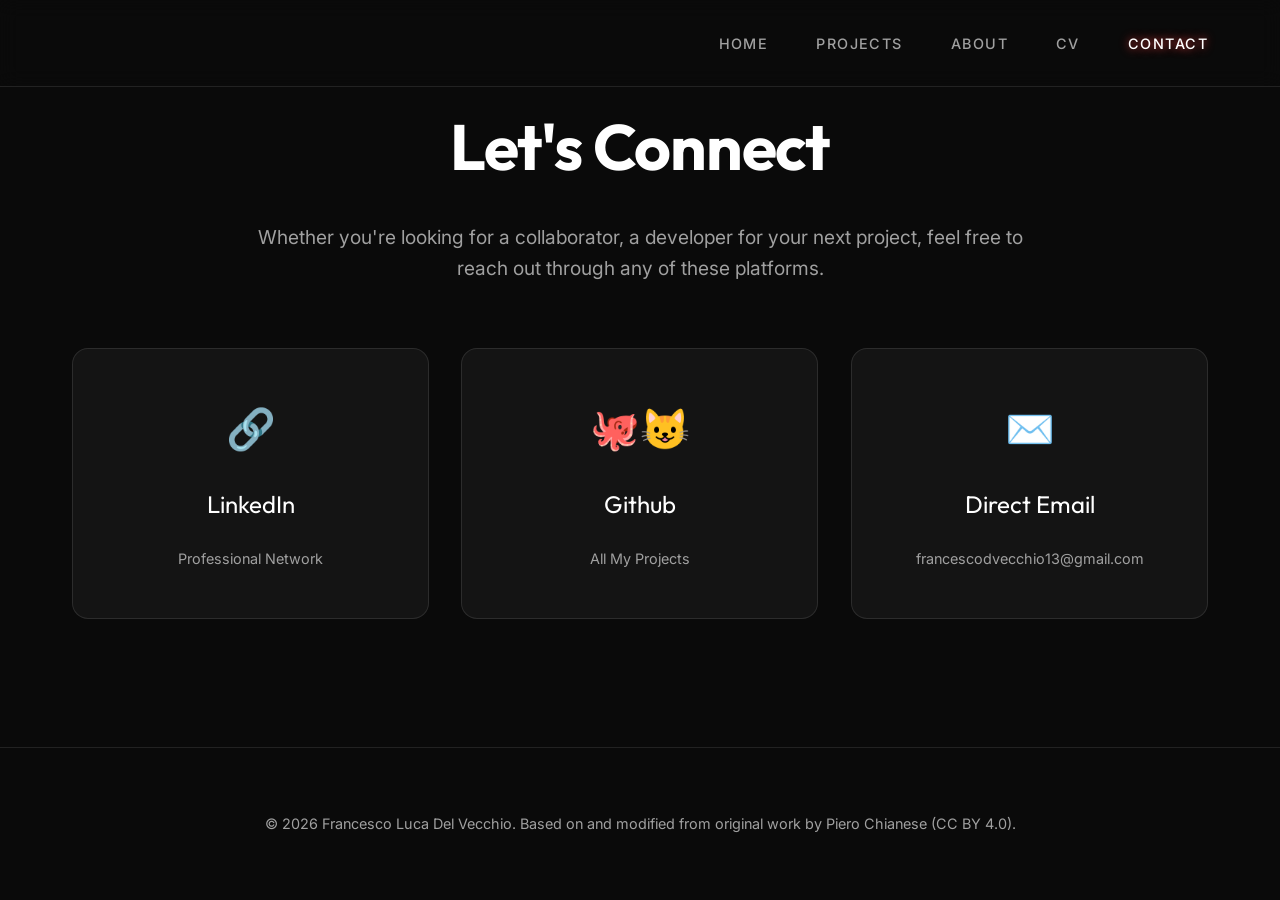
<file: contact.html>
<!DOCTYPE html>
<html lang="en">
<head>
    <meta charset="UTF-8">
    <meta name="viewport" content="width=device-width, initial-scale=1.0">
    <title>Contact | Francesco Luca Del Vecchio</title>
    <link rel="preconnect" href="https://fonts.googleapis.com">
    <link rel="preconnect" href="https://fonts.gstatic.com" crossorigin>
    <link href="https://fonts.googleapis.com/css2?family=Inter:wght@400;500;600;800&family=Outfit:wght@700;800&display=swap" rel="stylesheet">
    <link rel="stylesheet" href="css/style.css">
    <style>
        .contact-grid {
            display: grid;
            grid-template-columns: repeat(auto-fit, minmax(280px, 1fr));
            gap: 2rem;
            margin-top: 4rem;
        }
        .contact-card {
            background: var(--bg-card);
            border: 1px solid var(--glass-border);
            padding: 3rem 2rem;
            border-radius: 16px;
            text-align: center;
            transition: all 0.4s cubic-bezier(0.175, 0.885, 0.32, 1.275);
            text-decoration: none;
            display: flex;
            flex-direction: column;
            align-items: center;
            gap: 1.5rem;
            position: relative;
            overflow: hidden;
        }
        .contact-card:hover {
            transform: translateY(-10px);
            border-color: var(--accent-red);
            box-shadow: 0 20px 40px rgba(0, 0, 0, 0.3);
            background: rgba(255, 255, 255, 0.05);
        }
        .contact-card::before {
            content: '';
            position: absolute;
            top: 0;
            left: 0;
            width: 100%;
            height: 4px;
            background: var(--accent-red);
            transform: scaleX(0);
            transition: transform 0.4s ease;
        }
        .contact-card:hover::before {
            transform: scaleX(1);
        }
        .contact-icon {
            font-size: 2.5rem;
            color: var(--accent-red);
        }
        .contact-label {
            font-size: 1.5rem;
            font-family: 'Outfit', sans-serif;
            color: white;
        }
        .contact-value {
            color: var(--text-secondary);
            font-size: 0.9rem;
        }
        @media (max-width: 768px) {
            .email-card {
                grid-column: auto;
            }
        }
    </style>
</head>
<body>
    <nav>
        <div class="container">
            <a href="index.html" class="logo">Francesco Luca Del Vecchio</a>
            <div class="nav-links">
                <a href="index.html">Home</a>
                <a href="projects.html">Projects</a>
                <a href="about.html">About</a>
                <a href="cv.html">CV</a>
                <a href="contact.html" class="active">Contact</a>
            </div>
            <div class="menu-toggle">
                <span></span>
                <span></span>
                <span></span>
            </div>
        </div>
    </nav>

    <main style="padding-top: 6rem; padding-bottom: 8rem;">
        <div class="container">
            <header class="reveal" style="text-align: center; max-width: 800px; margin: 0 auto; padding-top: 0;">
                <h1 style="font-size: 4rem; margin-top: 0; margin-bottom: 1.5rem;">Let's Connect</h1>
                <p style="font-size: 1.2rem; color: var(--text-secondary);">
                    Whether you're looking for a collaborator, a developer for your next project, feel free to reach out through any of these platforms.
                </p>
            </header>

            <div class="contact-grid">
             
                <a href="https://it.linkedin.com/in/francesco-luca-del-vecchio-a3a383396/" target="_blank" class="contact-card reveal">
                    <div class="contact-icon">🔗</div>
                    <div class="contact-label">LinkedIn</div>
                    <div class="contact-value">Professional Network</div>
                </a>
                
              
                <a href="https://github.com/FrancescoDelVecchio0" target="_blank" class="contact-card reveal">
                    <div class="contact-icon">🐙😺</div>
                    <div class="contact-label">Github</div>
                    <div class="contact-value">All My Projects</div>
                </a>

          
                <a href="mailto:francescodvecchio13@gmail.com" class="contact-card reveal">
                    <div class="contact-icon">✉️</div>
                    <div class="contact-label">Direct Email</div>
                    <div class="contact-value">francescodvecchio13@gmail.com</div>
                </a>
            </div>
        </div>
    </main>

    <footer>
        <div class="container">
            <p>&copy; 2026 Francesco Luca Del Vecchio.
                Based on and modified from original work by Piero Chianese (CC BY 4.0).</p>
        </div>
    </footer>
    

    <script src="js/main.js"></script>
   
</body>
</html>
</file>
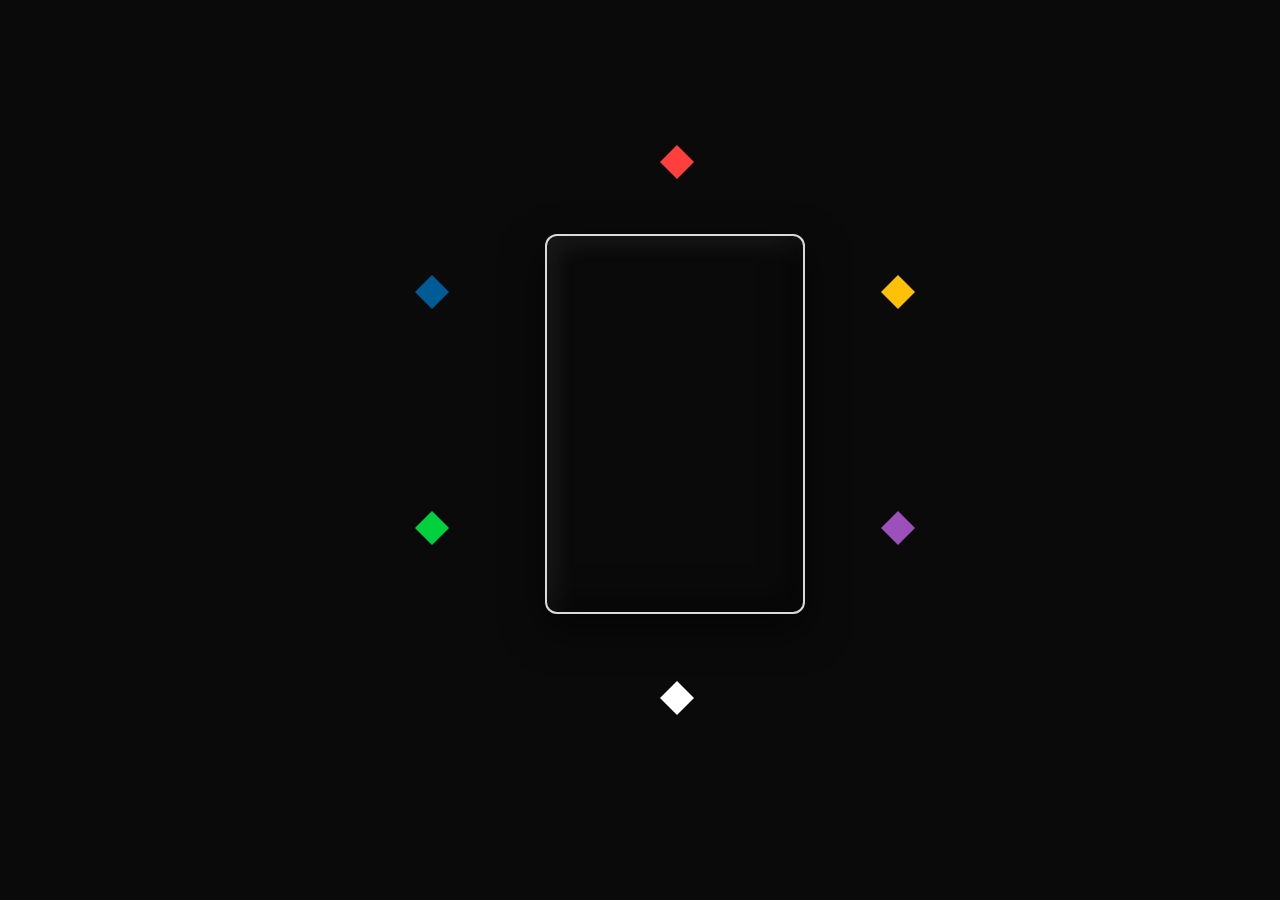
<file: easteregg.html>
<!DOCTYPE html>
<html lang="en">

<head>
    <meta charset="UTF-8">
    <meta name="viewport" content="width=device-width, initial-scale=1.0">
    <title>Easter Egg</title>
    <meta name="description"
        content="Portfolio of Francesco Luca Del Vecchio, a professional game developer specializing in Unity and Unreal Engine 5. Focus on gameplay systems and UI.">
    <link rel="preconnect" href="https://fonts.googleapis.com">
    <link rel="preconnect" href="https://fonts.gstatic.com" crossorigin>
    <link
        href="https://fonts.googleapis.com/css2?family=Inter:wght@400;500;600;800&family=Outfit:wght@700;800&display=swap"
        rel="stylesheet">
    <link rel="stylesheet" href="css/style.css">

</head>

<body class="easteregg">
    <main>
        <section class="web">
            <div class="web-visuals">
                <div class="center-card">
                    <div class="project-card">
                    </div>
                    <div class="orbit">
                    <div class="gem gem-1"></div>
                    <div class="gem gem-2"></div>
                    <div class="gem gem-3"></div>
                    <div class="gem gem-4"></div>
                    <div class="gem gem-5"></div>
                    <div class="gem gem-6"></div>
                    </div>
                </div>
            </div>
        </section>
    </main>
    <script src="js/main.js"></script>
</body>

</html>
</file>
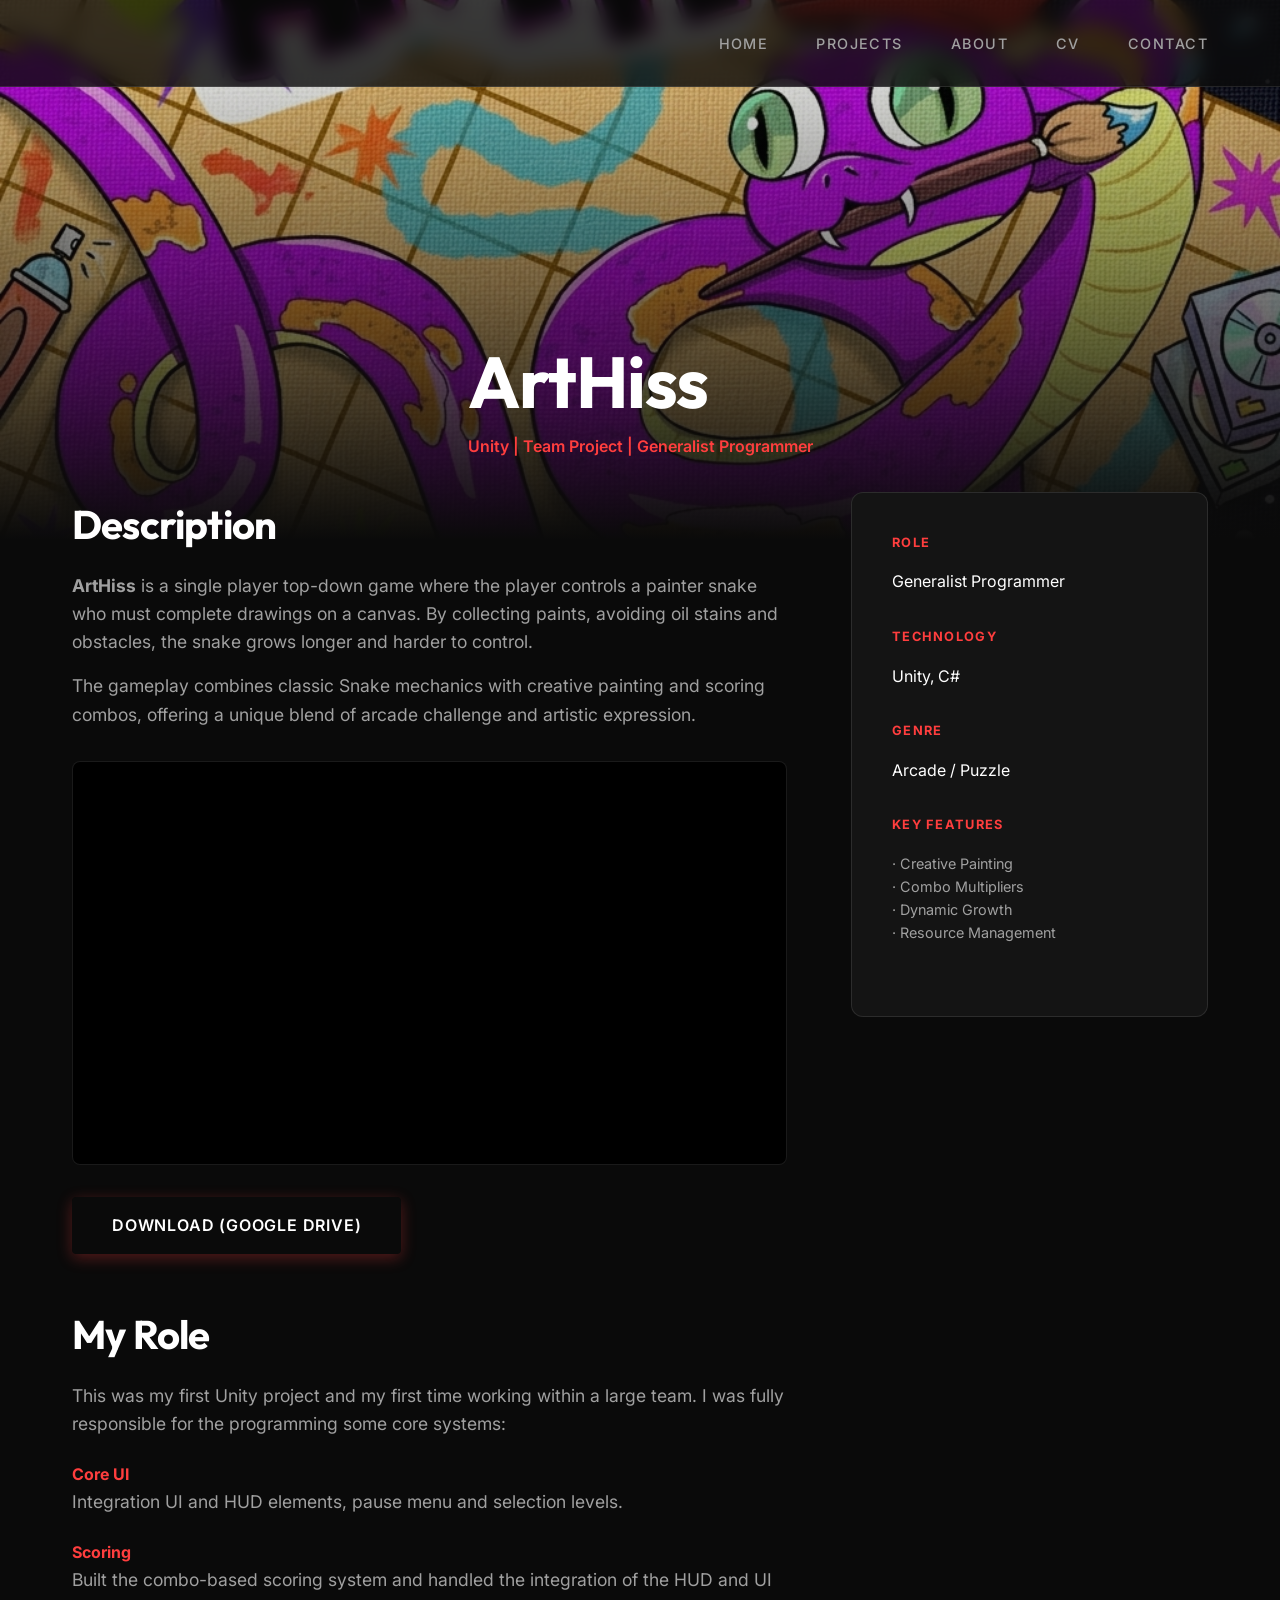
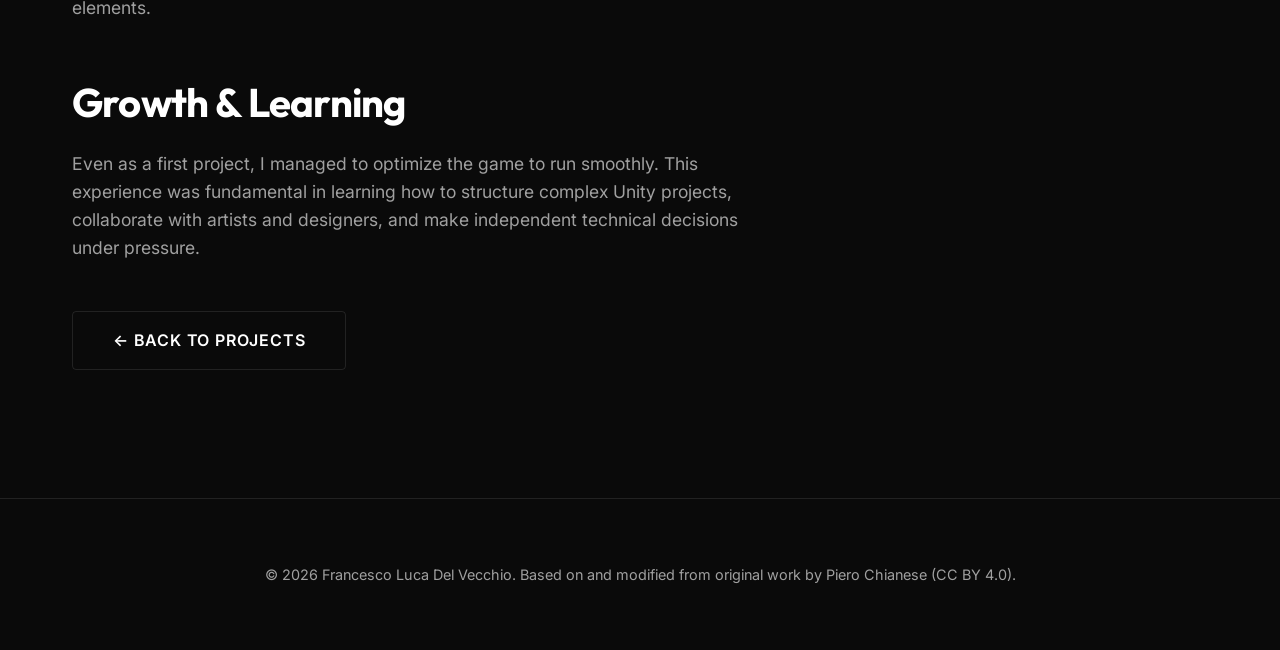
<file: project-arthiss.html>
<!DOCTYPE html>
<html lang="en">
<head>
    <meta charset="UTF-8">
    <meta name="viewport" content="width=device-width, initial-scale=1.0">
    <title>ArtHiss | Francesco Luca Del Vecchio</title>
    <link rel="preconnect" href="https://fonts.googleapis.com">
    <link rel="preconnect" href="https://fonts.gstatic.com" crossorigin>
    <link href="https://fonts.googleapis.com/css2?family=Inter:wght@400;500;600;800&family=Outfit:wght@700;800&display=swap" rel="stylesheet">
    <link rel="stylesheet" href="css/style.css">
</head>
<body>
    <nav>
        <div class="container">
            <a href="index.html" class="logo">Francesco Luca Del Vecchio</a>
            <div class="nav-links">
                <a href="index.html">Home</a>
                <a href="projects.html">Projects</a>
                <a href="about.html">About</a>
                <a href="cv.html">CV</a>
                <a href="contact.html">Contact</a>
            </div>
            <div class="menu-toggle">
                <span></span>
                <span></span>
                <span></span>
            </div>
        </div>
    </nav>

    <header class="project-web" style="background-image: url('assets/images/arthiss2.png');">
        <div class="container">
            <div class="reveal">
                <h1 style="font-size: 4.5rem; line-height: 1;">ArtHiss</h1>
                <p style="color: var(--accent-red); font-weight: 600; margin-top: 1rem;">Unity | Team Project | Generalist Programmer</p>
            </div>
        </div>
    </header>

    <main class="container" style="padding-bottom: 8rem;">
        <div class="project-layout">
            <div class="project-content">
                <section class="content-section reveal">
                    <h2>Description</h2>
                    <p>
                        <strong>ArtHiss</strong> is a single player top-down game where the player controls a painter snake who must complete drawings on a canvas. By collecting paints, avoiding oil stains and obstacles, the snake grows longer and harder to control. 
                    </p>
                    <p>
                        The gameplay combines classic Snake mechanics with creative painting and scoring combos, offering a unique blend of arcade challenge and artistic expression.
                    </p>
                    
                    <div class="video-container" style="margin-top: 2rem;">
                        <iframe src="https://www.youtube.com/embed/mAw8gx_4Fag" title="ArtHiss Trailer" allow="accelerometer; autoplay; clipboard-write; encrypted-media; gyroscope; picture-in-picture" allowfullscreen></iframe>
                    </div>
                    
                    <div style="margin-top: 2rem;">
                        <a href="https://drive.google.com/file/d/1MVkN9QWeVzaU3fDxS-hvp9sQaQ9tt53D/view" target="_blank" class="btn btn-primary">Download (Google Drive)</a>
                    </div>
                </section>

                <section class="content-section reveal">
                    <h2>My Role</h2>
                    <p>
                        This was my first Unity project and my first time working within a large team. I was fully responsible for the programming some core systems:
                    </p>
                    
                    <div style="margin-top: 1.5rem;">
                        <h4 style="color: var(--accent-red);">Core UI</h4>
                        <p>Integration UI and HUD elements, pause menu and selection levels.</p>
                    </div>

                    <div style="margin-top: 1.5rem;">
                        <h4 style="color: var(--accent-red);">Scoring</h4>
                        <p>Built the combo-based scoring system and handled the integration of the HUD and UI elements.</p>
                    </div>
                </section>

                <section class="content-section reveal">
                    <h2>Growth & Learning</h2>
                    <p>
                        Even as a first project, I managed to optimize the game to run smoothly. This experience was fundamental in learning how to structure complex Unity projects, collaborate with artists and designers, and make independent technical decisions under pressure.
                    </p>
                </section>
                
                <a href="projects.html" class="btn" style="border: 1px solid var(--glass-border);">← Back to Projects</a>
            </div>

            <aside class="project-sidebar reveal">
                <div class="sidebar-section">
                    <h4>Role</h4>
                    <p>Generalist Programmer</p>
                </div>
                <div class="sidebar-section">
                    <h4>Technology</h4>
                    <p>Unity, C#</p>
                </div>
                <div class="sidebar-section">
                    <h4>Genre</h4>
                    <p>Arcade / Puzzle</p>
                </div>
                <div class="sidebar-section">
                    <h4>Key Features</h4>
                    <ul style="list-style: none; padding: 0; color: var(--text-secondary); font-size: 0.9rem;">
                        <li>· Creative Painting</li>
                        <li>· Combo Multipliers</li>
                        <li>· Dynamic Growth</li>
                        <li>· Resource Management</li>
                    </ul>
                </div>
            </aside>
        </div>
    </main>

    <footer>
        <div class="container">
            <p>&copy; 2026 Francesco Luca Del Vecchio.
                Based on and modified from original work by Piero Chianese (CC BY 4.0).</p>
        </div>
    </footer>

    <script src="js/main.js"></script>
</body>
</html>
</file>
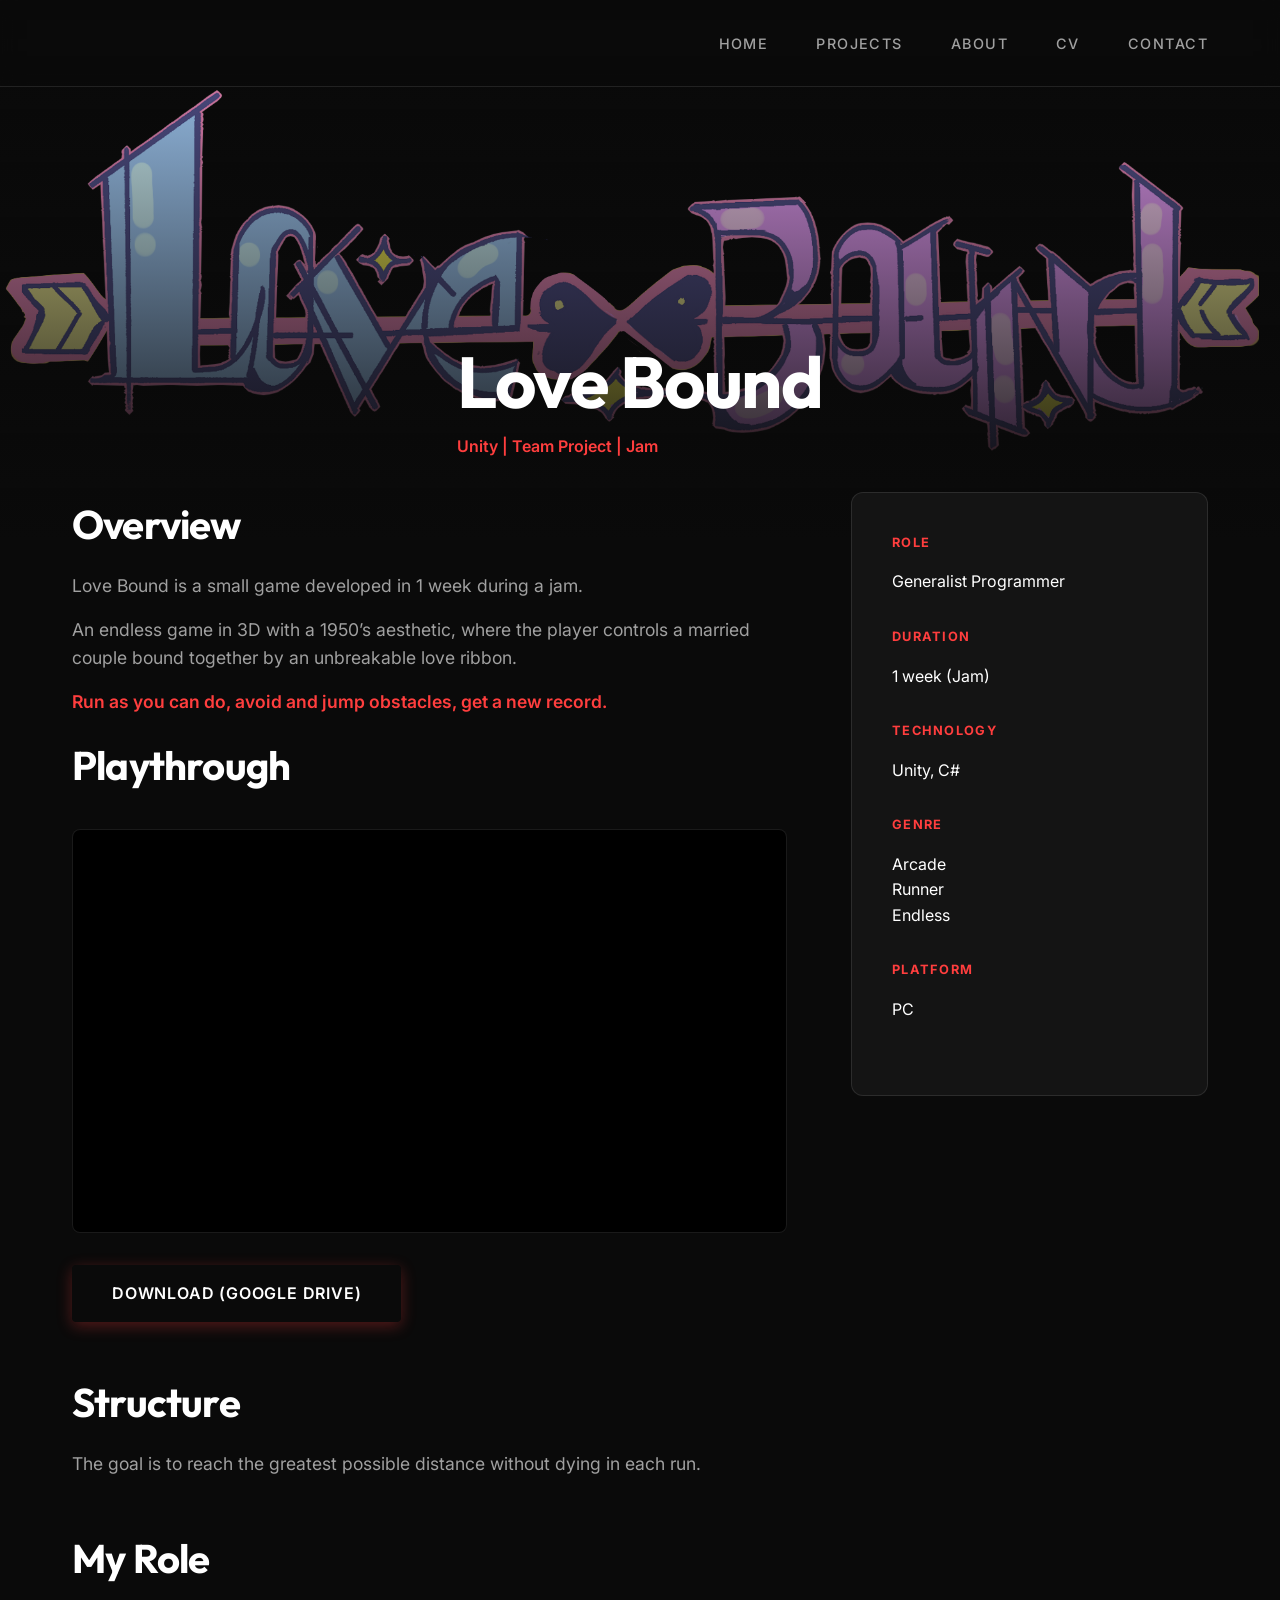
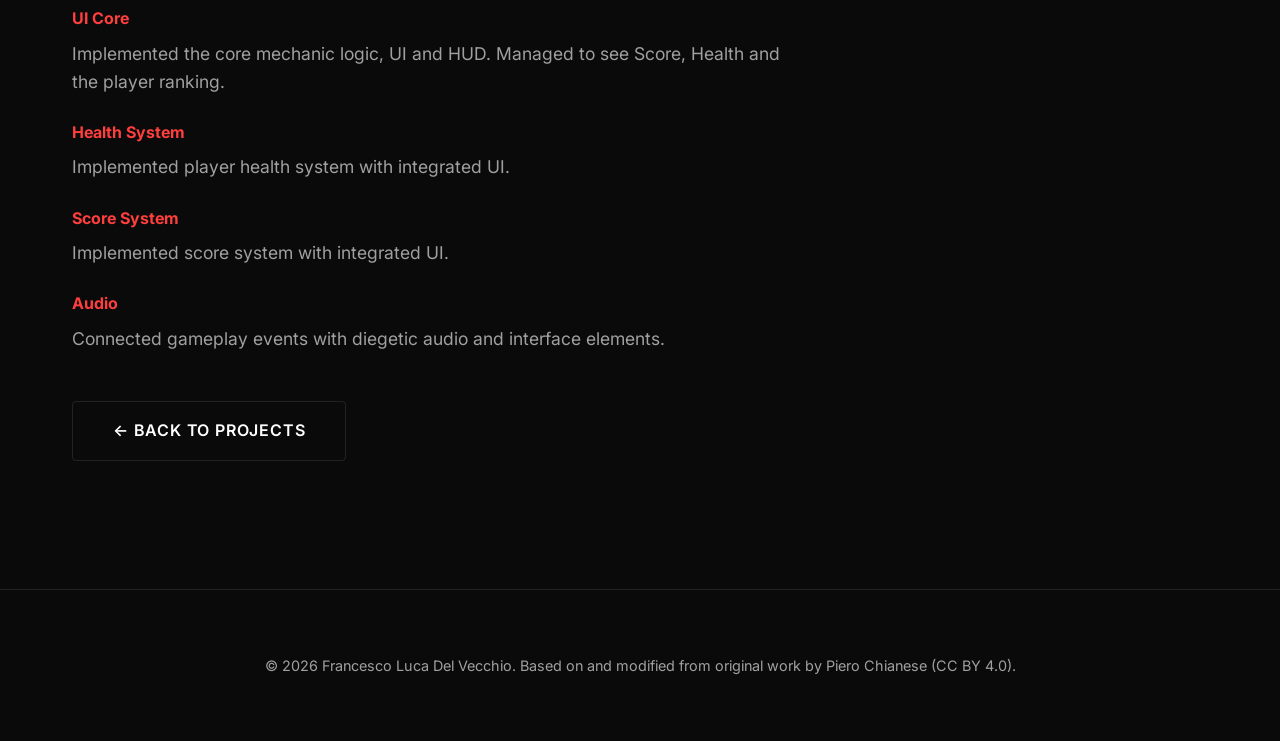
<file: project-love-bound.html>
<!DOCTYPE html>
<html lang="en">

<head>
    <meta charset="UTF-8">
    <meta name="viewport" content="width=device-width, initial-scale=1.0">
    <title>Love Bound | Francesco Luca Del Vecchio</title>
    <link rel="preconnect" href="https://fonts.googleapis.com">
    <link rel="preconnect" href="https://fonts.gstatic.com" crossorigin>
    <link
        href="https://fonts.googleapis.com/css2?family=Inter:wght@400;500;600;800&family=Outfit:wght@700;800&display=swap"
        rel="stylesheet">
    <link rel="stylesheet" href="css/style.css">
</head>

<body>
    <nav>
        <div class="container">
            <a href="index.html" class="logo">Francesco Luca Del Vecchio</a>
            <div class="nav-links">
                <a href="index.html">Home</a>
                <a href="projects.html">Projects</a>
                <a href="about.html">About</a>
                <a href="cv.html">CV</a>
                <a href="contact.html">Contact</a>
            </div>
            <div class="menu-toggle">
                <span></span>
                <span></span>
                <span></span>
            </div>
        </div>
    </nav>

    <header class="project-web" style="background-image: url('assets/images/love_bound.png');">
        <div class="container">
            <div class="reveal">
                <h1 style="font-size: 4.5rem; line-height: 1;">Love Bound</h1>
                <p style="color: var(--accent-red); font-weight: 600; margin-top: 1rem;">Unity | Team Project | Jam</p>
            </div>
        </div>
    </header>

    <main class="container" style="padding-bottom: 8rem;">
        <div class="project-layout">
            <div class="project-content">
                <section class="content-section reveal">
                    <h2>Overview</h2>
                    <p>
                        Love Bound is a small game developed in 1 week during a jam.
                    </p>
                    <p>
                        An endless game in 3D with a 1950’s aesthetic, where the player controls a married
                        couple bound together by an unbreakable love ribbon.
                    </p>
                    <p style="font-weight: 600; color: var(--accent-red);">
                        Run as you can do, avoid and jump obstacles, get a new record.
                    </p>
                    <h2>Playthrough</h2>
                    <div class="video-container">
                        <iframe src="https://www.youtube.com/embed/cx_rM9ZCDf8?si=7cMQ24zdg1sDflyY" title="Love Bound Playthrough"
                            allow="accelerometer; autoplay; clipboard-write; encrypted-media; gyroscope; picture-in-picture"
                            allowfullscreen></iframe>
                    </div>
                    <div style="margin-top: 1rem;">
                        <a href="https://drive.google.com/file/d/1wdlV66u1-OBOOW3uBKJqfKidWELe4sPi/view?usp=drive_link"
                            target="_blank" class="btn btn-primary">Download (Google Drive)</a>
                    </div>
                </section>

                <section class="content-section reveal">
                    <h2>Structure</h2>
                    <p>
                        The goal is to reach the greatest possible distance without dying in each run.
                    </p>
                </section>
                
                <section class="content-section reveal">
                    <h2>My Role</h2>
                    <div style="margin-bottom: 1.5rem;">
                        <h4 style="color: var(--accent-red); margin-bottom: 0.5rem;">UI Core</h4>
                        <p>Implemented the core mechanic logic, UI and HUD. Managed to see Score, Health and the player ranking.</p>
                    </div>
                    <div style="margin-bottom: 1.5rem;">
                        <h4 style="color: var(--accent-red); margin-bottom: 0.5rem;">Health System</h4>
                        <p>Implemented player health system with integrated UI.</p>
                    </div>
                    <div style="margin-bottom: 1.5rem;">
                        <h4 style="color: var(--accent-red); margin-bottom: 0.5rem;">Score System</h4>
                        <p>Implemented score system with integrated UI.</p>
                    </div>
                    <div style="margin-bottom: 1.5rem;">
                        <h4 style="color: var(--accent-red); margin-bottom: 0.5rem;">Audio</h4>
                        <p>Connected gameplay events with diegetic audio and interface elements. </p>
                    </div>
                </section>

                <a href="projects.html" class="btn" style="border: 1px solid var(--glass-border);">← Back to
                    Projects</a>
            </div>

            <aside class="project-sidebar reveal">
                <div class="sidebar-section">
                    <h4>Role</h4>
                    <p>Generalist Programmer</p>
                </div>
                <div class="sidebar-section">
                    <h4>Duration</h4>
                    <p>1 week (Jam)</p>
                </div>
                <div class="sidebar-section">
                    <h4>Technology</h4>
                    <p>Unity, C#</p>
                </div>
                <div class="sidebar-section">
                    <h4>Genre</h4>
                    <p>Arcade</p>
                    <p>Runner</p>
                    <p>Endless</p>
                </div>
                <div class="sidebar-section">
                    <h4>Platform</h4>
                    <p>PC</p>
                </div>
            </aside>
        </div>
    </main>

    <footer>
        <div class="container">
            <p>&copy; 2026 Francesco Luca Del Vecchio.
                Based on and modified from original work by Piero Chianese (CC BY 4.0).</p>
        </div>
    </footer>

    <script src="js/main.js"></script>
</body>

</html>
</file>
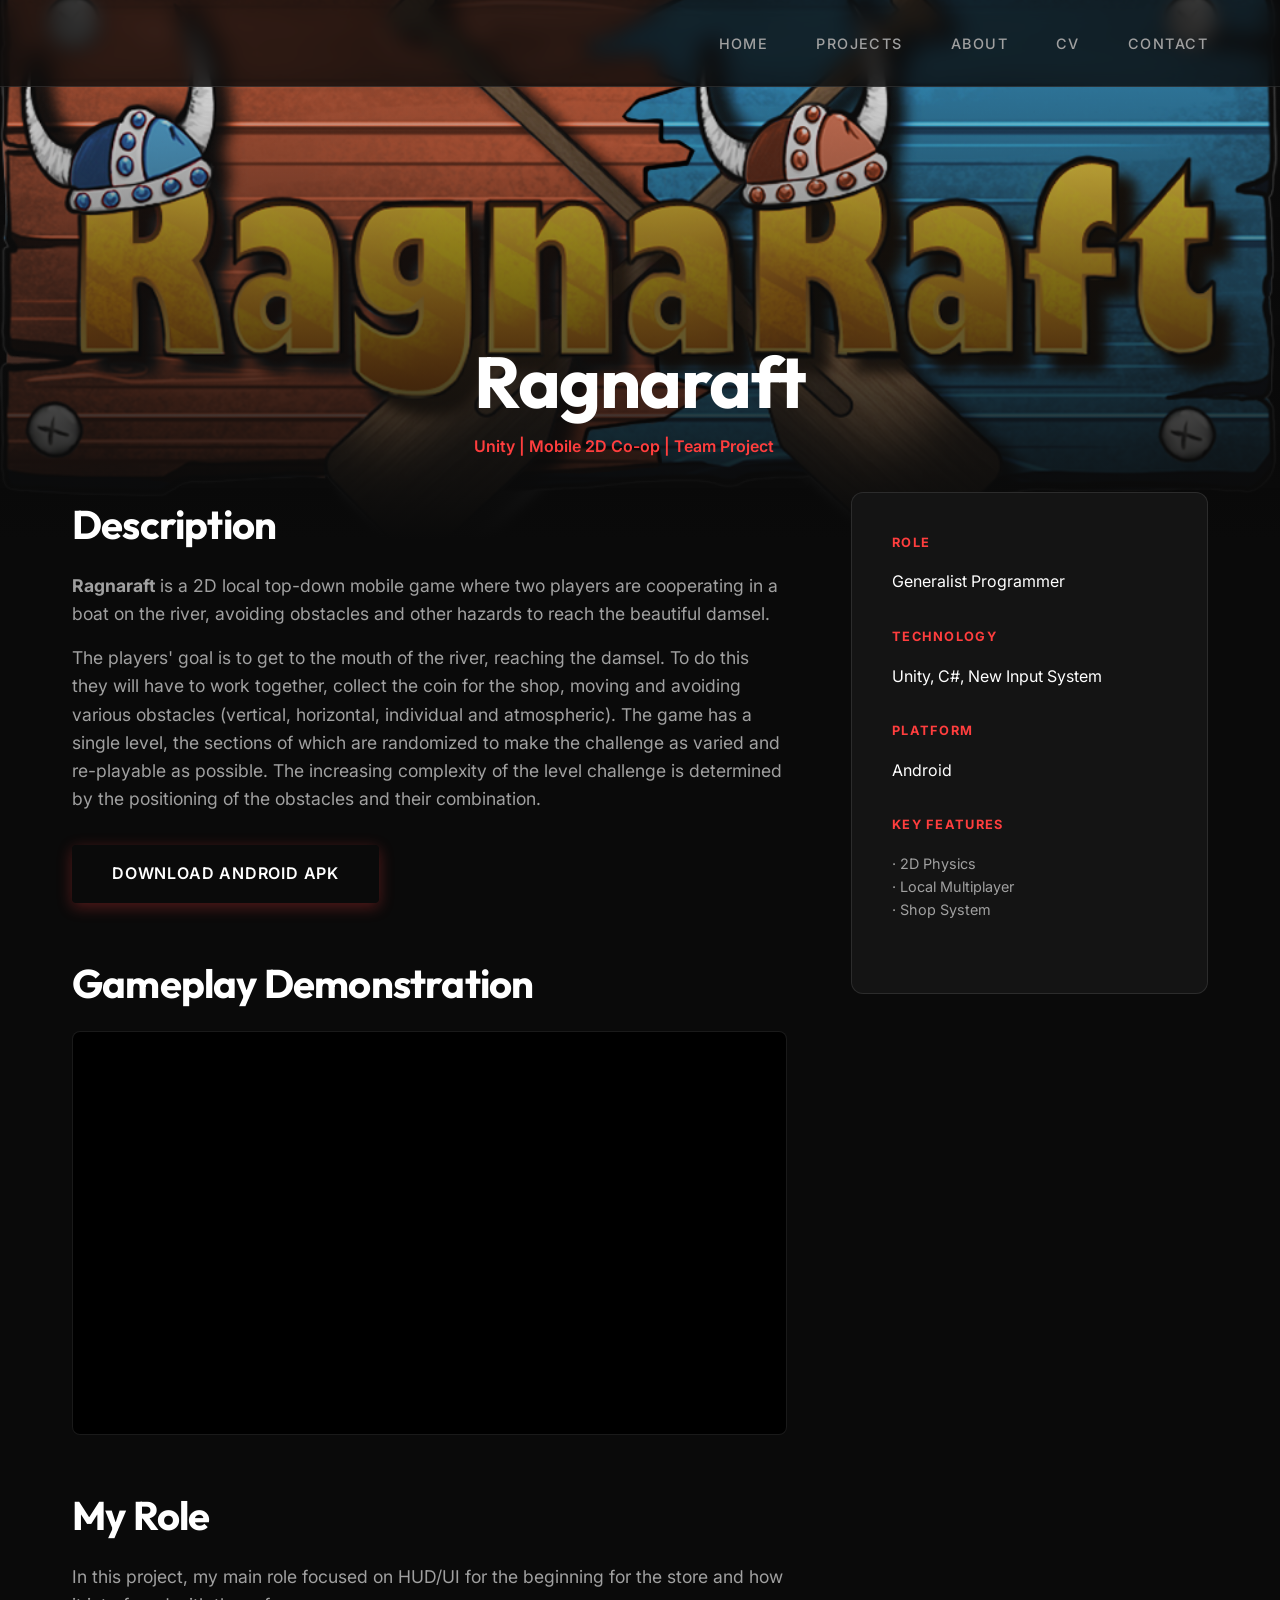
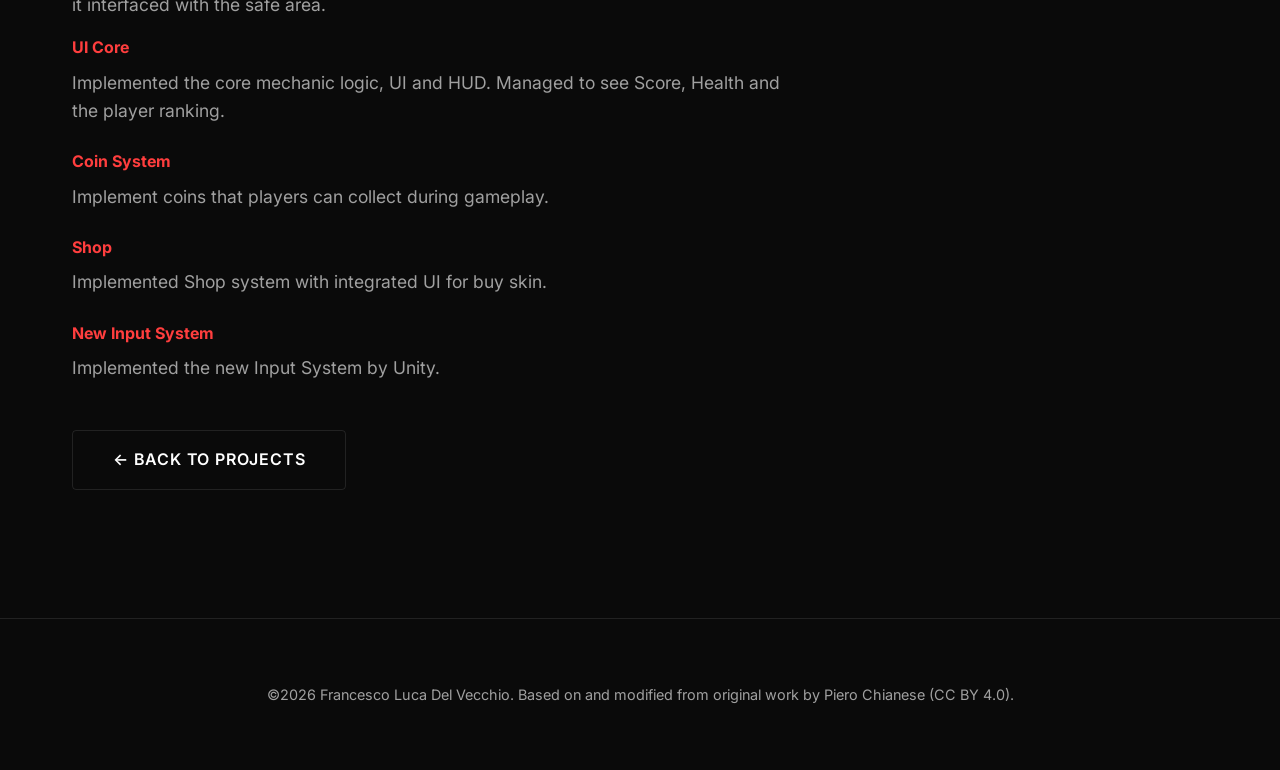
<file: project-ragnaraft.html>
<!DOCTYPE html>
<html lang="en">
<head>
    <meta charset="UTF-8">
    <meta name="viewport" content="width=device-width, initial-scale=1.0">
    <title>Ragnaraft | Francesco Luca Del Vecchio</title>
    <link rel="preconnect" href="https://fonts.googleapis.com">
    <link rel="preconnect" href="https://fonts.gstatic.com" crossorigin>
    <link href="https://fonts.googleapis.com/css2?family=Inter:wght@400;500;600;800&family=Outfit:wght@700;800&display=swap" rel="stylesheet">
    <link rel="stylesheet" href="css/style.css">
</head>
<body>
    <nav>
        <div class="container">
            <a href="index.html" class="logo">Francesco Luca Del Vecchio</a>
            <div class="nav-links">
                <a href="index.html">Home</a>
                <a href="projects.html">Projects</a>
                <a href="about.html">About</a>
                <a href="cv.html">CV</a>
                <a href="contact.html">Contact</a>
            </div>
            <div class="menu-toggle">
                <span></span>
                <span></span>
                <span></span>
            </div>
        </div>
    </nav>

    <header class="project-web" style="background-image: url('assets/images/RagnaRaft.png');">
        <div class="container">
            <div class="reveal">
                <h1 style="font-size: 4.5rem; line-height: 1;">Ragnaraft</h1>
                <p style="color: var(--accent-red); font-weight: 600; margin-top: 1rem;">Unity | Mobile 2D Co-op | Team Project</p>
            </div>
        </div>
    </header>

    <main class="container" style="padding-bottom: 8rem;">
        <div class="project-layout">
            <div class="project-content">
                <section class="content-section reveal">
                    <h2>Description</h2>
                    <p>
                        <strong>Ragnaraft</strong> is a 2D local top-down mobile game where two players are cooperating in a boat on the river, avoiding obstacles and other
                        hazards to reach the beautiful damsel. 
                    </p>
                    <p>
                        The players' goal is to get to the mouth of the river, reaching the damsel. To do this
                        they will have to work together, collect the coin for the shop, moving and avoiding various obstacles (vertical,
                        horizontal, individual and atmospheric). The game has a single level, the sections of
                        which are randomized to make the challenge as varied and re-playable as possible.
                        The increasing complexity of the level challenge is determined by the positioning of the
                        obstacles and their combination.                    </p>
                    
                    <div style="margin-top: 2rem;">
                        <a href="https://drive.google.com/file/d/14jaDCU2HqO835SWRU-n8QvS0XpdckFzo/view" target="_blank" class="btn btn-primary">Download Android APK</a>
                    </div>
                </section>

                <section class="content-section reveal">
                    <h2>Gameplay Demonstration</h2>
                    <div class="video-container" style="margin-top: 1rem;">
                        <iframe src="https://www.youtube.com/embed/wGomKH6OiOM?si=V5S_kcafak984pIX" title="Ragnaraft Trailer" allow="accelerometer; autoplay; clipboard-write; encrypted-media; gyroscope; picture-in-picture" allowfullscreen></iframe>
                    </div>
                </section>

                <section class="content-section reveal">
                    <h2>My Role</h2>
                    <p>
                        In this project, my main role focused on HUD/UI for the beginning for the store and how it interfaced with the safe area.
                    </p>
                    <div style="margin-bottom: 1.5rem;">
                        <h4 style="color: var(--accent-red); margin-bottom: 0.5rem;">UI Core</h4>
                        <p>Implemented the core mechanic logic, UI and HUD. Managed to see Score, Health and the player ranking.</p>
                    </div>
                    <div style="margin-bottom: 1.5rem;">
                        <h4 style="color: var(--accent-red); margin-bottom: 0.5rem;">Coin System</h4>
                        <p>Implement coins that players can collect during gameplay.</p>
                    </div>
                    <div style="margin-bottom: 1.5rem;">
                        <h4 style="color: var(--accent-red); margin-bottom: 0.5rem;">Shop</h4>
                        <p>Implemented Shop system with integrated UI for buy skin.</p>
                    </div>
                    <div style="margin-bottom: 1.5rem;">
                        <h4 style="color: var(--accent-red); margin-bottom: 0.5rem;">New Input System</h4>
                        <p>Implemented the new Input System by Unity.</p>
                    </div>
                </section>
                
                <a href="projects.html" class="btn" style="border: 1px solid var(--glass-border);">← Back to Projects</a>
            </div>

            <aside class="project-sidebar reveal">
                <div class="sidebar-section">
                    <h4>Role</h4>
                    <p>Generalist Programmer</p>
                </div>
                <div class="sidebar-section">
                    <h4>Technology</h4>
                    <p>Unity, C#, New Input System</p>
                </div>
                <div class="sidebar-section">
                    <h4>Platform</h4>
                    <p>Android</p>
                </div>
                <div class="sidebar-section">
                    <h4>Key Features</h4>
                    <ul style="list-style: none; padding: 0; color: var(--text-secondary); font-size: 0.9rem;">
                        <li>· 2D Physics</li>
                        <li>· Local Multiplayer</li>
                        <li>· Shop System</li>
                    </ul>
                </div>
            </aside>
        </div>
    </main>

    <footer>
        <div class="container">
            <p>&copy;2026 Francesco Luca Del Vecchio.
                Based on and modified from original work by Piero Chianese (CC BY 4.0).</p>
        </div>
    </footer>

    <script src="js/main.js"></script>
</body>
</html>
</file>
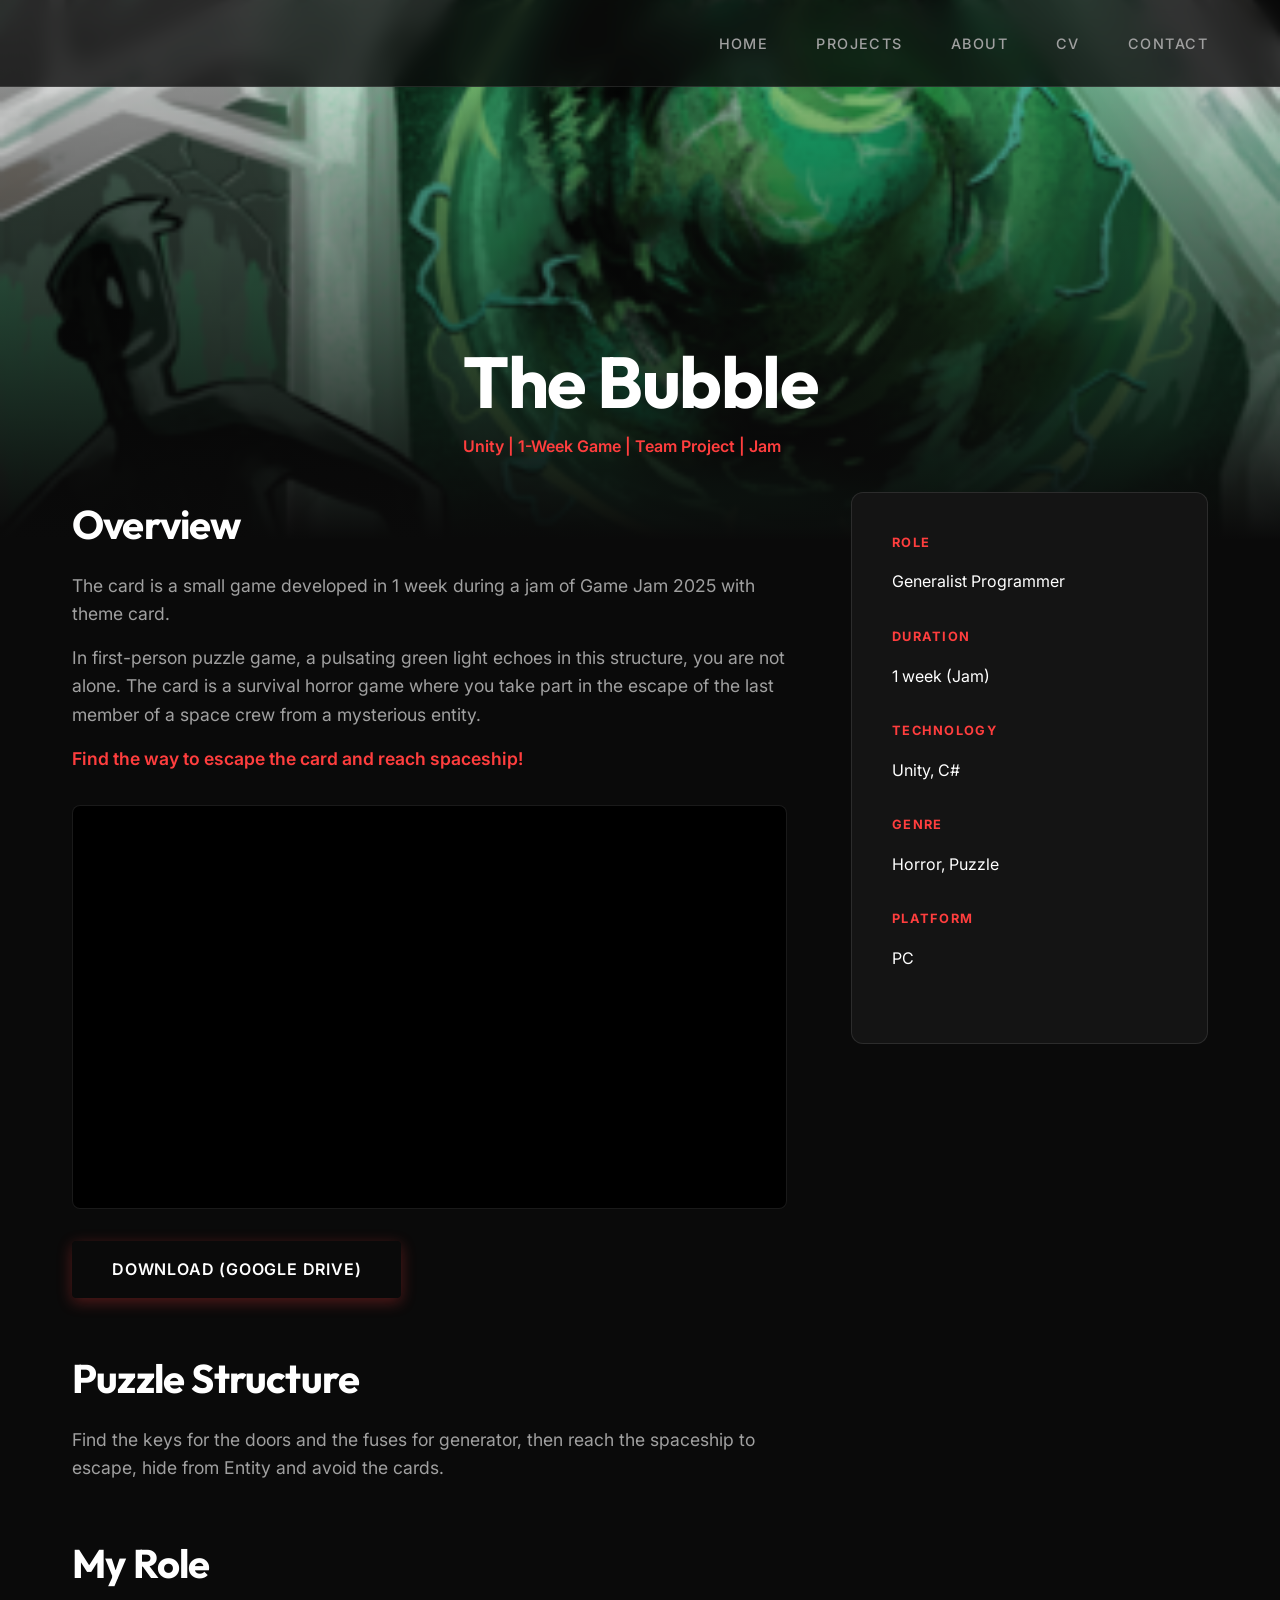
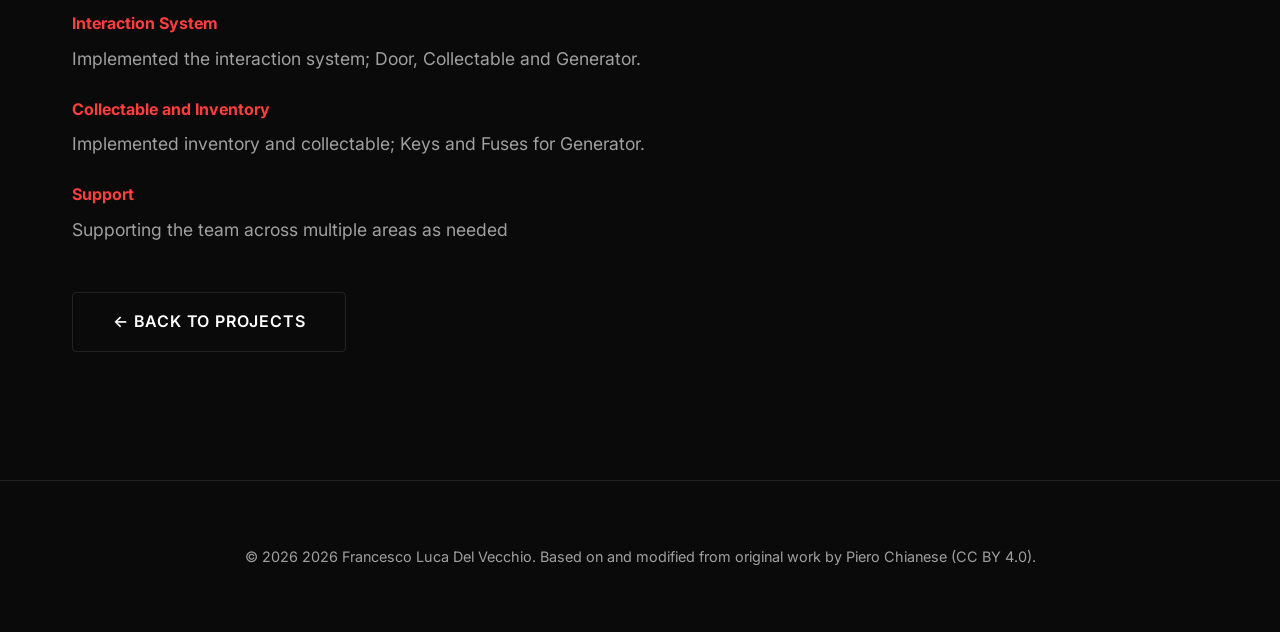
<file: project-the-bubble.html>
<!DOCTYPE html>
<html lang="en">

<head>
    <meta charset="UTF-8">
    <meta name="viewport" content="width=device-width, initial-scale=1.0">
    <title>The Bubble | Francesco Luca Del Vecchio</title>
    <link rel="preconnect" href="https://fonts.googleapis.com">
    <link rel="preconnect" href="https://fonts.gstatic.com" crossorigin>
    <link
        href="https://fonts.googleapis.com/css2?family=Inter:wght@400;500;600;800&family=Outfit:wght@700;800&display=swap"
        rel="stylesheet">
    <link rel="stylesheet" href="css/style.css">
</head>

<body>
    <nav>
        <div class="container">
            <a href="index.html" class="logo">Francesco Luca Del Vecchio</a>
            <div class="nav-links">
                <a href="index.html">Home</a>
                <a href="projects.html">Projects</a>
                <a href="about.html">About</a>
                <a href="cv.html">CV</a>
                <a href="contact.html">Contact</a>
            </div>
            <div class="menu-toggle">
                <span></span>
                <span></span>
                <span></span>
            </div>
        </div>
    </nav>

    <header class="project-web" style="background-image: url('assets/images/the_bubble.png');">
        <div class="container">
            <div class="reveal">
                <h1 style="font-size: 4.5rem; line-height: 1;">The Bubble</h1>
                <p style="color: var(--accent-red); font-weight: 600; margin-top: 1rem;">Unity | 1-Week Game | Team Project | Jam</p>
            </div>
        </div>
    </header>

    <main class="container" style="padding-bottom: 8rem;">
        <div class="project-layout">
            <div class="project-content">
                <section class="content-section reveal">
                    <h2>Overview</h2>
                    <p>
                        The card is a small game developed in 1 week during a jam of Game Jam 2025 with theme card.
                    </p>
                    <p>
                        In  first-person puzzle game, a pulsating green light echoes in this structure, you are not alone.
                        The card is a survival horror game where you take part in the escape of the last member of a space crew from a mysterious entity.
                    </p>
                    <p style="font-weight: 600; color: var(--accent-red);">
                        Find the way to escape the card and reach spaceship!
                    </p>
                    <div class="video-container">
                        <iframe src="https://www.youtube.com/embed/gnK8G2Tt7Pc?si=njsgBNBipw3Ag5GJ" title="The card Playthrough"
                            allow="accelerometer; autoplay; clipboard-write; encrypted-media; gyroscope; picture-in-picture"
                            allowfullscreen></iframe>
                    </div>
                    <div style="margin-top: 1rem;">
                        <a href="https://drive.google.com/file/d/1Rx6w3Iq6IOWzxAOyUJ1MZvmlCMa91j4q/view?usp=drive_link"
                            target="_blank" class="btn btn-primary">Download (Google Drive)</a>
                    </div>
                </section>

                <section class="content-section reveal">
                    <h2>Puzzle Structure</h2>
                    <p>
                        Find the keys for the doors and the fuses for generator, then reach the spaceship to escape,
                        hide from Entity and avoid the cards.
                    </p>
                </section>

                <section class="content-section reveal">
                    <h2>My Role</h2>
                    <div style="margin-bottom: 1.5rem;">
                        <h4 style="color: var(--accent-red); margin-bottom: 0.5rem;">Interaction System</h4>
                        <p>Implemented the interaction system; Door, Collectable and Generator.</p>
                    </div>
                    <div style="margin-bottom: 1.5rem;">
                        <h4 style="color: var(--accent-red); margin-bottom: 0.5rem;">Collectable and Inventory</h4>
                        <p>Implemented inventory and collectable; Keys and Fuses for Generator.</p>
                    </div>
                    <div style="margin-bottom: 1.5rem;">
                        <h4 style="color: var(--accent-red); margin-bottom: 0.5rem;">Support</h4>
                        <p>Supporting the team across multiple areas as needed</p>
                    </div>
                </section>
                

                <a href="projects.html" class="btn" style="border: 1px solid var(--glass-border);">← Back to
                    Projects</a>
            </div>

            <aside class="project-sidebar reveal">
                <div class="sidebar-section">
                    <h4>Role</h4>
                    <p>Generalist Programmer</p>
                </div>
                <div class="sidebar-section">
                    <h4>Duration</h4>
                    <p>1 week (Jam)</p>
                </div>
                <div class="sidebar-section">
                    <h4>Technology</h4>
                    <p>Unity, C#</p>
                </div>
                <div class="sidebar-section">
                    <h4>Genre</h4>
                    <p>Horror, Puzzle</p>
                </div>
                <div class="sidebar-section">
                    <h4>Platform</h4>
                    <p>PC</p>
                </div>
            </aside>
        </div>
    </main>

    <footer>
        <div class="container">
            <p>&copy; 2026 2026 Francesco Luca Del Vecchio.
                Based on and modified from original work by Piero Chianese (CC BY 4.0).</p>
        </div>
    </footer>

    <script src="js/main.js"></script>
</body>

</html>
</file>
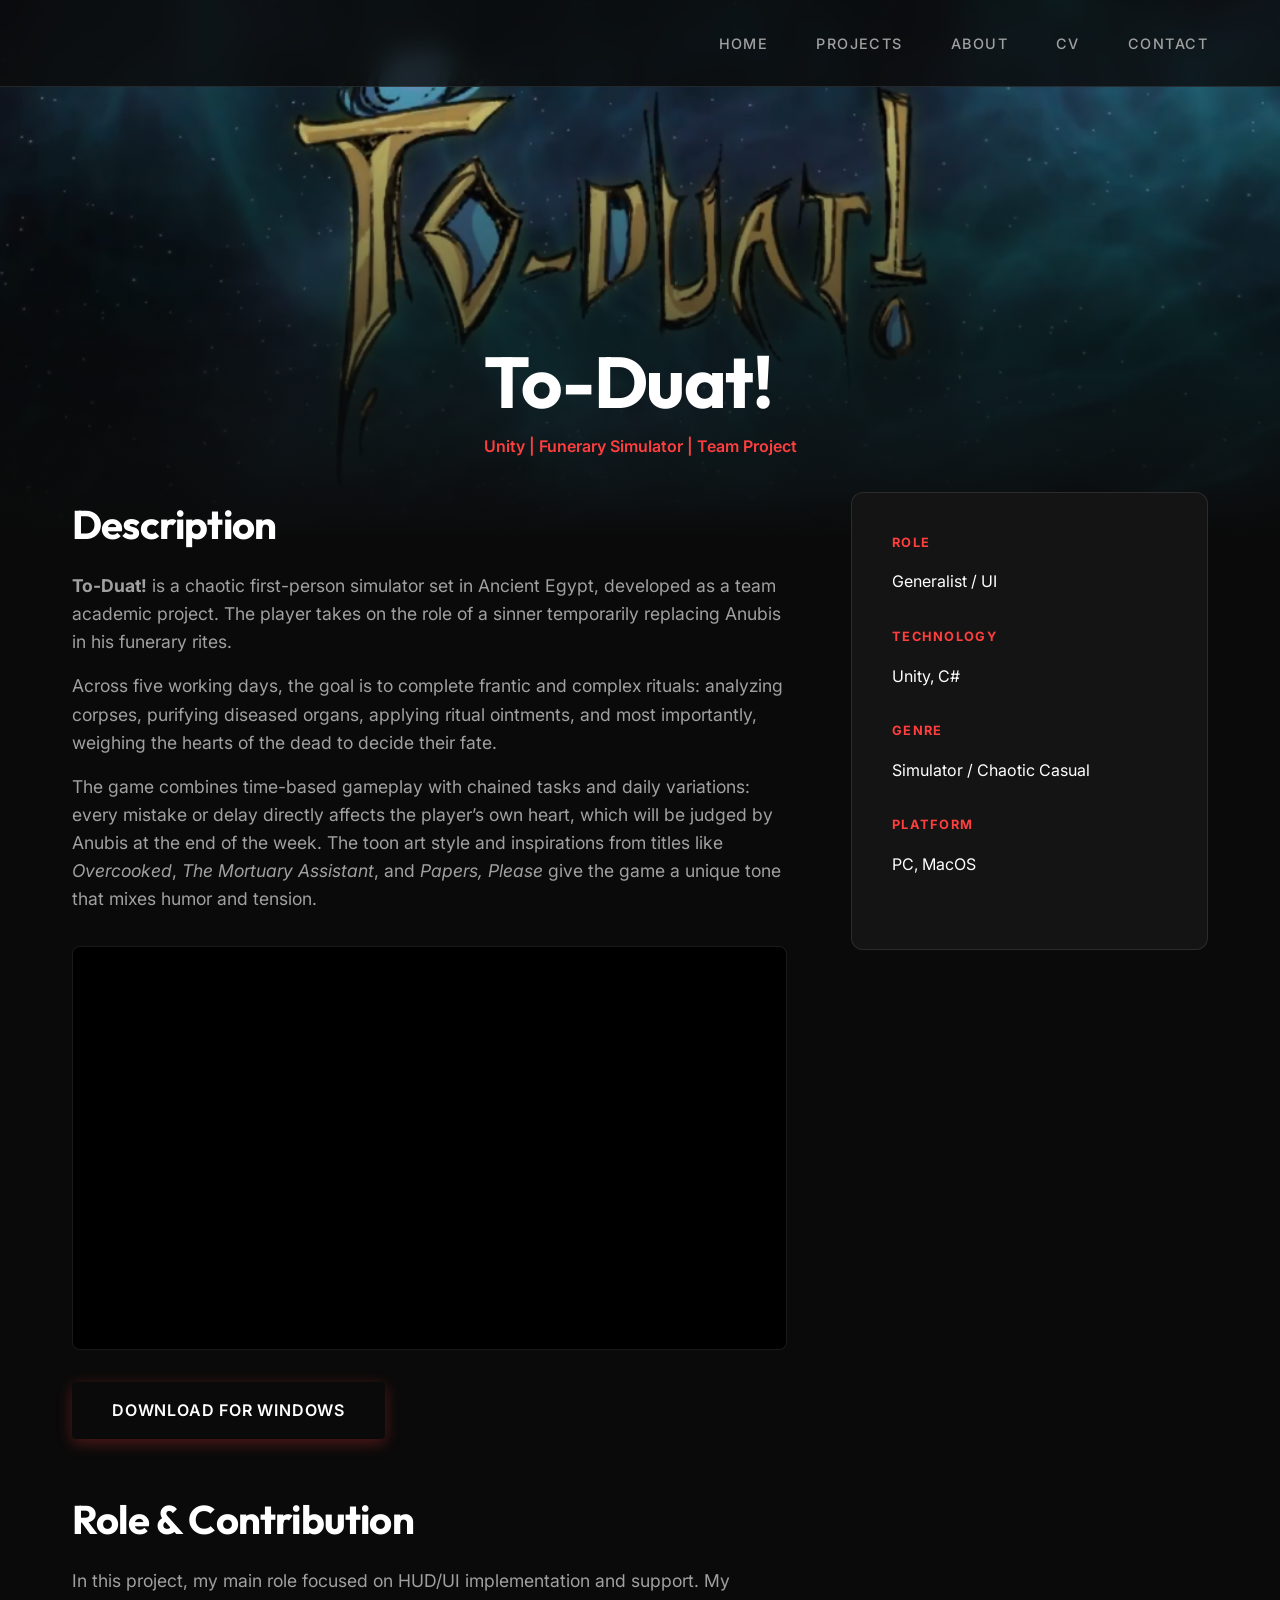
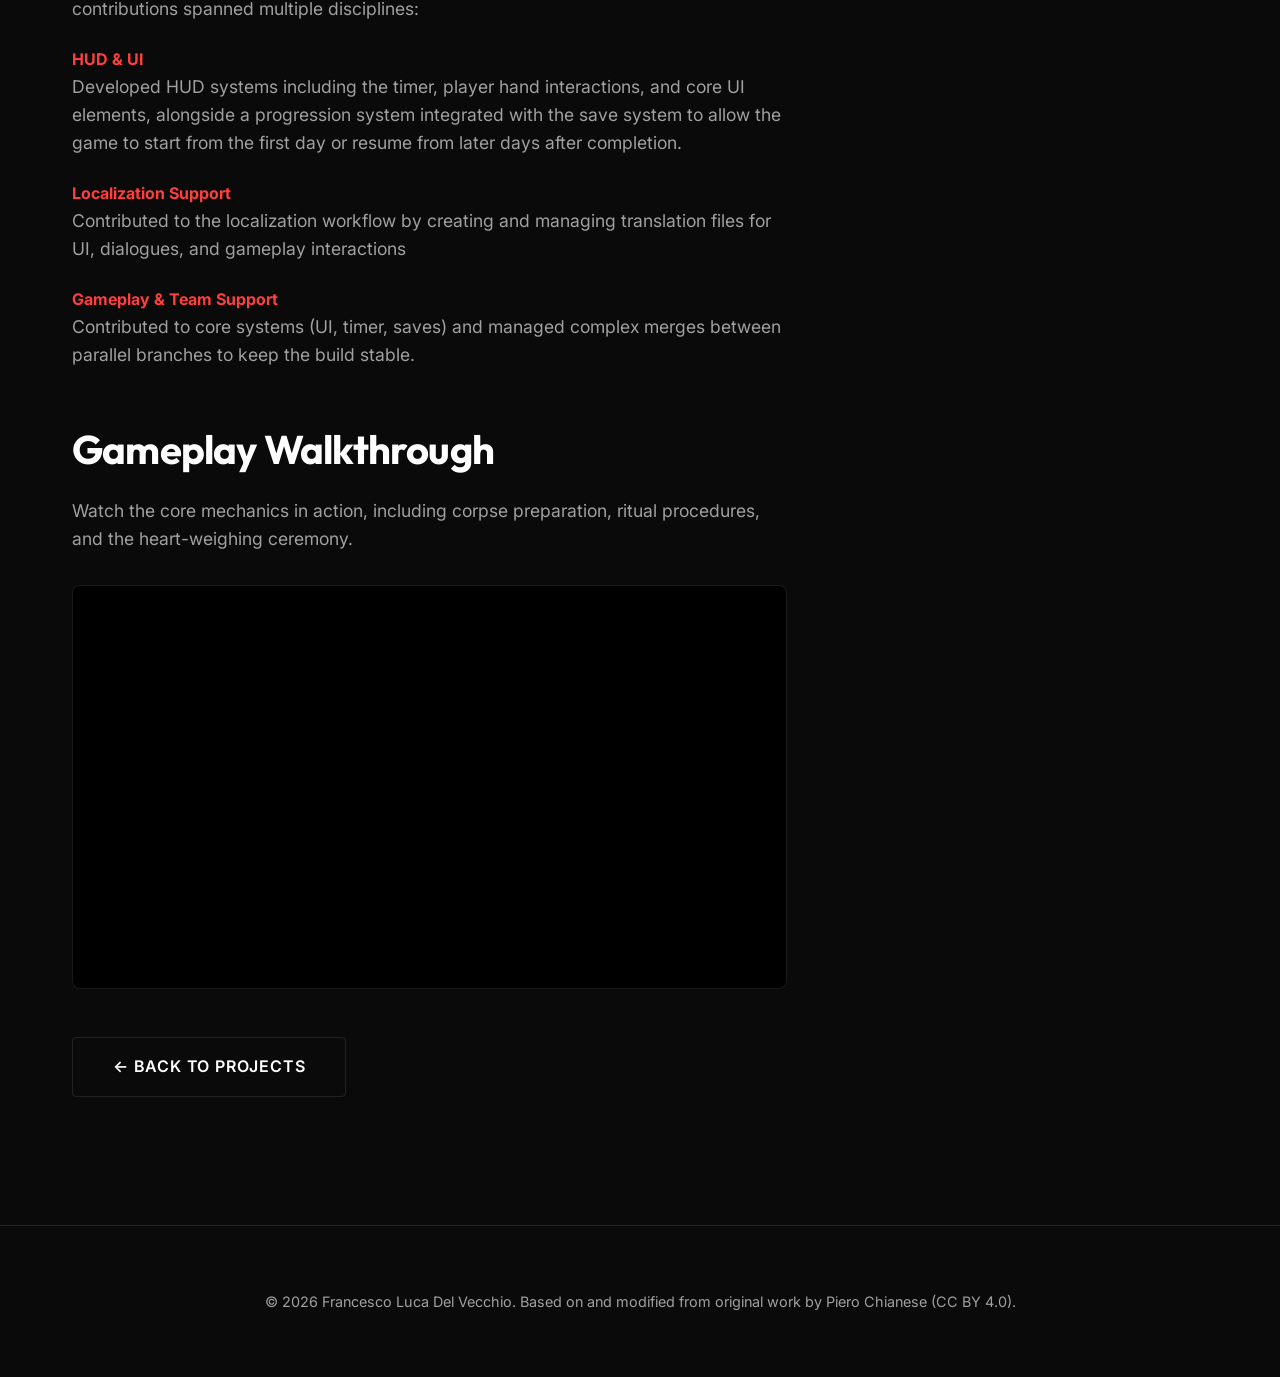
<file: project-to-duat.html>
<!DOCTYPE html>
<html lang="en">
<head>
    <meta charset="UTF-8">
    <meta name="viewport" content="width=device-width, initial-scale=1.0">
    <title>To-Duat! | Francesco Luca Del Vecchio</title>
    <link rel="preconnect" href="https://fonts.googleapis.com">
    <link rel="preconnect" href="https://fonts.gstatic.com" crossorigin>
    <link href="https://fonts.googleapis.com/css2?family=Inter:wght@400;500;600;800&family=Outfit:wght@700;800&display=swap" rel="stylesheet">
    <link rel="stylesheet" href="css/style.css">
</head>
<body>
    <nav>
        <div class="container">
            <a href="index.html" class="logo">Francesco Luca Del Vecchio</a>
            <div class="nav-links">
                <a href="index.html">Home</a>
                <a href="projects.html">Projects</a>
                <a href="about.html">About</a>
                <a href="cv.html">CV</a>
                <a href="contact.html">Contact</a>
            </div>
            <div class="menu-toggle">
                <span></span>
                <span></span>
                <span></span>
            </div>
        </div>
    </nav>

    <header class="project-web" style="background-image: url('assets/images/to_duat.png');">
        <div class="container">
            <div class="reveal">
                <h1 style="font-size: 4.5rem; line-height: 1;">To-Duat!</h1>
                <p style="color: var(--accent-red); font-weight: 600; margin-top: 1rem;">Unity | Funerary Simulator | Team Project</p>
            </div>
        </div>
    </header>

    <main class="container" style="padding-bottom: 8rem;">
        <div class="project-layout">
            <div class="project-content">
                <section class="content-section reveal">
                    <h2>Description</h2>
                    <p>
                        <strong>To-Duat!</strong> is a chaotic first-person simulator set in Ancient Egypt, developed as a team academic project. The player takes on the role of a sinner temporarily replacing Anubis in his funerary rites. 
                    </p>
                    <p>
                        Across five working days, the goal is to complete frantic and complex rituals: analyzing corpses, purifying diseased organs, applying ritual ointments, and most importantly, weighing the hearts of the dead to decide their fate.
                    </p>
                    <p>
                        The game combines time-based gameplay with chained tasks and daily variations: every mistake or delay directly affects the player’s own heart, which will be judged by Anubis at the end of the week. The toon art style and inspirations from titles like <em>Overcooked</em>, <em>The Mortuary Assistant</em>, and <em>Papers, Please</em> give the game a unique tone that mixes humor and tension.
                    </p>
                    
                    <div class="video-container" style="margin-top: 2rem;">
                        <iframe src="https://www.youtube.com/embed/Pm6GtF0oZaU" title="To-Duat! Trailer" allow="accelerometer; autoplay; clipboard-write; encrypted-media; gyroscope; picture-in-picture" allowfullscreen></iframe>
                    </div>
                    
                    <div style="margin-top: 2rem; display: flex; gap: 1rem; flex-wrap: wrap;">
                        <a href="https://drive.google.com/file/d/1GYsUX1oWsOBIQYdR8MG75aIAMegIzd5s/view" target="_blank" class="btn btn-primary">Download for Windows</a>
                    </div>
                </section>

                <section class="content-section reveal">
                    <h2>Role & Contribution</h2>
                    <p>
                        In this project, my main role focused on HUD/UI implementation and support. My contributions spanned multiple disciplines:
                    </p>

                    <div style="margin-top: 1.5rem;">
                        <h4 style="color: var(--accent-red);">HUD & UI</h4>
                        <p>Developed HUD systems including the timer, player hand interactions, and core UI elements, alongside a progression system integrated with the save system to allow the game to start from the first day or resume from later days after completion.</p>
                    </div>
                    
                    <div style="margin-top: 1.5rem;">
                        <h4 style="color: var(--accent-red);">Localization Support</h4>
                        <p>Contributed to the localization workflow by creating and managing translation files for UI, dialogues, and gameplay interactions</p>
                    </div>
                    
                    <div style="margin-top: 1.5rem;">
                        <h4 style="color: var(--accent-red);">Gameplay & Team Support</h4>
                        <p>Contributed to core systems (UI, timer, saves) and managed complex merges between parallel branches to keep the build stable.</p>
                    </div>
                </section>
                

                <section class="content-section reveal">
                    <h2>Gameplay Walkthrough</h2>
                    <p style="margin-bottom: 2rem;">
                        Watch the core mechanics in action, including corpse preparation, ritual procedures, and the heart-weighing ceremony.
                    </p>
                    <div class="video-container">
                        <iframe src="https://www.youtube.com/embed/2q5kJpgdb7c" title="To-Duat! Gameplay Walkthrough" allow="accelerometer; autoplay; clipboard-write; encrypted-media; gyroscope; picture-in-picture" allowfullscreen></iframe>
                    </div>
                </section>
                
                <a href="projects.html" class="btn" style="border: 1px solid var(--glass-border);">← Back to Projects</a>
            </div>

            <aside class="project-sidebar reveal">
                <div class="sidebar-section">
                    <h4>Role</h4>
                    <p>Generalist / UI</p>
                </div>
                <div class="sidebar-section">
                    <h4>Technology</h4>
                    <p>Unity, C#</p>
                </div>
                <div class="sidebar-section">
                    <h4>Genre</h4>
                    <p>Simulator / Chaotic Casual</p>
                </div>
                <div class="sidebar-section">
                    <h4>Platform</h4>
                    <p>PC, MacOS</p>
                </div>
            </aside>
        </div>
    </main>

    <footer>
        <div class="container">
            <p>&copy; 2026 Francesco Luca Del Vecchio.
                Based on and modified from original work by Piero Chianese (CC BY 4.0).</p>
        </div>
    </footer>

    <script src="js/main.js"></script>
</body>
</html>
</file>
<file: css/style.css>
:root {
    /* Colors */
    --bg-dark: #0a0a0a;
    --bg-card: #141414;
    --accent-red: #ff3e3e;
    --accent-purple: #9d50bb;
    --accent-orange: #ffc107;
    --accent-blue: #005b96;
    --accent-green: #00d23f;
    --accent-white: #ffffff;
    --text-primary: #ffffff;
    --text-secondary: #a0a0a0;
    --glass: rgba(255, 255, 255, 0);
    --glass-border: rgba(255, 255, 255, 0.1);

    /* Transitions */
    --transition: all 0.3s cubic-bezier(0.4, 0, 0.2, 1);
}

* {
    margin: 0;
    padding: 0;
    box-sizing: border-box;
}

body {
    background-color: var(--bg-dark);
    color: var(--text-primary);
    font-family: 'Inter', sans-serif;
    line-height: 1.6;
    overflow-x: hidden;
    position: relative;
    user-select: none;
    -webkit-user-select: none;
    -moz-user-select: none;
    -ms-user-select: none;
}

body::before {
    content: '';
    position: fixed;
    top: 0;
    left: 0;
    width: 100%;
    height: 100%;
    background-color: var(--bg-dark);
    z-index: -10000 !important;
}

h1,
h2,
h3 {
    font-family: 'Outfit', sans-serif;
    letter-spacing: -0.02em;
}

main,
footer {
    position: relative;
    z-index: 9999;
    background: transparent;
}

a {
    text-decoration: none;
    color: inherit;
    transition: var(--transition);
}

/* Layout */
.container {
    max-width: 1200px;
    margin: 0 auto;
    padding: 0 2rem;
}

section {
    padding: 8rem 0;
}

.about-section {
    padding: 3rem 0;
}

/* Navigation */
nav {
    position: fixed;
    top: 0;
    width: 100%;
    z-index: 10000;
    background: rgba(10, 10, 10, 0.8);
    backdrop-filter: blur(10px);
    border-bottom: 1px solid var(--glass-border);
    padding: 1.5rem 0;
}

nav .container {
    display: flex;
    justify-content: space-between;
    align-items: center;
}

.logo {
    font-size: 1.5rem;
    font-weight: 800;
    background: linear-gradient(to right, var(--accent-red));
    -webkit-background-clip: text;
    -webkit-text-fill-color: transparent;
}

.nav-links {
    display: flex;
    gap: 3rem;
}

.nav-links a {
    font-size: 0.9rem;
    font-weight: 500;
    text-transform: uppercase;
    letter-spacing: 0.1em;
    color: var(--text-secondary);
}

.nav-links a:hover,
.nav-links a.active {
    color: var(--text-primary);
    text-shadow: 0 0 10px var(--accent-red);
}

/* Mobile Menu Toggle */
.menu-toggle {
    display: none;
    flex-direction: column;
    gap: 6px;
    cursor: pointer;
    z-index: 1001;
}

.menu-toggle span {
    width: 30px;
    height: 2px;
    background: var(--text-primary);
    transition: var(--transition);
}

/* web Section */
.web {
    height: 100vh;
    display: flex;
    align-items: center;
    justify-content: center;
    text-align: center;
    position: relative;
    overflow: hidden;
    perspective: 2000px;
    transform-style: preserve-3d;
}

.web-content {
    position: relative;
    z-index: 100;
    transform: translateZ(200px);
    nts: none;
    max-width: 900px;
    margin: 0 auto;
}

.web-content * {
    nts: auto;
}

.subtitle {
    display: block;
    font-size: 1.2rem;
    font-weight: 600;
    letter-spacing: 4px;
    text-transform: uppercase;
    color: var(--accent-red);
    margin-bottom: 1rem;
    text-shadow: 0 0 10px rgba(255, 62, 62, 0.5);
}

.web-content h1 {
    font-size: 5rem;
    line-height: 1.1;
    margin-bottom: 1.5rem;
}

.web-content .subtitle {
    font-size: 1.5rem;
    color: var(--text-secondary);
    margin-bottom: 2.5rem;
}

.web-overlay {
    position: absolute;
    top: 0;
    left: 0;
    width: 100%;
    height: 100%;
    background: radial-gradient(circle, rgba(10, 10, 20, 0.4) 0%, rgba(10, 10, 20, 0.8) 100%);
    backdrop-filter: blur(2px);
    z-index: 50;
    nts: none;
    pointer-events: none; /*guarda qui prima*/
}

.web::before {
    content: '';
    position: absolute;
    top: -10%;
    right: -10%;
    width: 40%;
    height: 40%;
    background: radial-gradient(circle, rgba(255, 62, 62, 0.1) 0%, transparent 70%);
    z-index: -1;
}

.web-visuals {
    position: absolute;
    top: 50%;
    left: 50%;
    width: 0;
    height: 0;
    transform-style: preserve-3d;
    nts: none;
    z-index: 10;
}

/* Buttons */
.btn {
    display: inline-block;
    padding: 1rem 2.5rem;
    border-radius: 4px;
    font-weight: 600;
    text-transform: uppercase;
    letter-spacing: 0.05em;
    cursor: pointer;
    border: none;
}

.btn-primary {
    background: linear-gradient(to right, var(--accent-red));
    color: white;
    box-shadow: 0 4px 15px rgba(255, 62, 62, 0.3);
}

.btn-primary:hover {
    transform: translateY(-2px);
    box-shadow: 0 6px 20px rgba(255, 62, 62, 0.5);
}


.grid {
    display: grid;
    grid-template-columns: repeat(auto-fill, minmax(350px, 1fr));
    gap: 2.5rem;
}

.card {
    background: var(--bg-card);
    border-radius: 12px;
    overflow: hidden;
    border: 1px solid var(--glass-border);
    transition: var(--transition);
    position: relative;
    
}

.card:hover {
    transform: translateY(-10px);
    border-color: var(--accent-red);
    box-shadow: 0 10px 30px rgba(0, 0, 0, 0.5);
}

.card-img {
    height: 220px;
    width: 100%;
    object-fit: cover;
    filter: grayscale(20%);
    transition: var(--transition);
}

.card:hover .card-img {
    filter: grayscale(0%);
    transform: scale(1.05);
}

.card-content {
    padding: 1.5rem;
}

.card-tags {
    display: flex;
    gap: 0.5rem;
    margin-bottom: 1rem;
}

.tag {
    font-size: 0.7rem;
    padding: 0.2rem 0.6rem;
    background: var(--glass);
    border-radius: 4px;
    color: var(--accent-red);
    border: 1px solid rgba(255, 62, 62, 0.2);
}

.card h3 {
    margin-bottom: 0.5rem;
}

.card p {
    color: var(--text-secondary);
    font-size: 0.9rem;
    margin-bottom: 1.5rem;
}

.stretched-link::after {
    position: absolute;
    top: 0;
    right: 0;
    bottom: 0;
    left: 0;
    z-index: 1;
    content: "";
}

/*  Visuals - Falling Cards Animation */
.card-orbit-container {
    position: absolute;
    top: 50%;
    left: 50%;
    transform: translate(-50%, -50%) translateX(var(--offset-x, 0));
    transform-style: preserve-3d;
    nts:auto;
    pointer-events: none;
}
.card-orbit-container.clickable {
    position: absolute;
    top: 50%;
    left: 50%;
    transform: translate(-50%, -50%) translateX(var(--offset-x, 0));
    transform-style: preserve-3d;
    nts:auto;
    pointer-events: auto; /* solo queste cliccabili */
    cursor: pointer;
}

.card-orbit-path {
    transform-style: preserve-3d;
    animation: fallcard linear infinite;
    animation-duration: var(--fall-duration, 18s);
    animation-delay: 0s;
    will-change: transform, opacity;
}

.project-card {
    position: relative;
    width: 260px;
    height: 200px;
    margin-top: -50px;
    margin-left: -80px;
    border-radius: 12px;
    background-size: cover;
    background-position: center;
    border: 2px solid rgba(255, 255, 255, 0.85);
    box-shadow:
            0 15px 40px rgba(0, 0, 0, 0.6),
            inset -10px -10px 30px rgba(0, 0, 0, 0.5),
            inset 8px 8px 25px rgba(255, 255, 255, 0.08);
    overflow: hidden;
    backface-visibility: hidden;
    transform-style: preserve-3d;
    display: block;
    animation-duration: inherit;
    animation-direction: inherit;
}

.project-card::before {
    content: '';
    position: absolute;
    top: 8%;
    left: 6%;
    width: 60%;
    height: 36%;
    border-radius: 10px;
    z-index: 5;
    nts: none;
    transition: top 0.12s ease-out, left 0.12s ease-out, opacity 0.12s ease-out;
}

.project-card:hover {
    box-shadow: 0 0 60px var(--accent-white), inset 0 0 40px var(--accent-white);
}

/* Card positions and animations */
.card-1  { --offset-x: 200px; --fall-duration: 13s; }
.card-2  { --offset-x: 0px; --fall-duration: 8s; }
.card-3  { --offset-x: 0px; --fall-duration: 12s; }
.card-4  { --offset-x: -200px; --fall-duration: 9s; }
.card-5  { --offset-x: 0px;  --fall-duration: 17s; }
.card-6  { --offset-x: 0px;  --fall-duration: 26s; }
/*Left Cards*/
.card-7  { --offset-x: -640px;   --fall-duration: 9s; }
.card-8  { --offset-x: -640px;  --fall-duration: 3s; }
.card-9  { --offset-x: -640px;  --fall-duration: 7s; }
.card-10 { --offset-x: -640px;  --fall-duration: 2s; }
.card-11 { --offset-x: -640px;  --fall-duration: 4.5s; }
.card-12 { --offset-x: -640px;  --fall-duration: 8.5s; }
.card-13 { --offset-x: -640px;  --fall-duration: 2.8s; }
.card-14 { --offset-x: -640px;  --fall-duration: 6.7s; }
.card-15 { --offset-x: -640px; --fall-duration: 9.3s; }
.card-16 { --offset-x: -640px; --fall-duration: 5.2s; }
.card-17 { --offset-x: -640px; --fall-duration: 2.6s; }
/*Right Cards*/
.card-18 { --offset-x: 640px;   --fall-duration: 9s; }
.card-19  { --offset-x: 640px;  --fall-duration: 3s; }
.card-20  { --offset-x: 640px;  --fall-duration: 7s; }
.card-21 { --offset-x: 640px;  --fall-duration: 2s; }
.card-22 { --offset-x: 640px;  --fall-duration: 4.5s; }
.card-23 { --offset-x: 640px;  --fall-duration: 8.5s; }
.card-24 { --offset-x: 640px;  --fall-duration: 2.8s; }
.card-25 { --offset-x: 640px;  --fall-duration: 6.7s; }
.card-26 { --offset-x: 640px; --fall-duration: 9.3s; }
.card-27 { --offset-x: 640px; --fall-duration: 5.2s; }
.card-28 { --offset-x: 640px; --fall-duration: 0.9s; }

.card-1 .project-card  { --revX: -65deg; animation-duration: 20s; }
.card-2 .project-card  { --revX: 65deg; animation-duration: 25s; animation-direction: reverse; }
.card-3 .project-card  { --revY: -75deg; --revX: -20deg; animation-duration: 18s; }
.card-4 .project-card  { --revY: 75deg; --revX: 20deg; animation-duration: 22s; animation-direction: reverse; }
.card-5 .project-card  { --revX: -55deg; animation-duration: 28s; }
.card-6 .project-card  { --revX: -55deg; animation-duration: 32s; }
.card-7 .project-card  { --revX: -30deg; --revY: -45deg; animation-duration: 24s; }
.card-8 .project-card  { --revX: 30deg; --revY: 45deg; animation-duration: 26s; animation-direction: reverse; }
.card-9 .project-card  { --revY: -45deg; animation-duration: 15s; }
.card-10 .project-card { --revY: 45deg; animation-duration: 19s; animation-direction: reverse; }
.card-11 .project-card { --revX: -15deg; animation-duration: 35s; }
.card-12 .project-card { --revX: 15deg; animation-duration: 38s; animation-direction: reverse; }
.card-13 .project-card { --revY: -20deg; --revX: -80deg; animation-duration: 21s; }
.card-14 .project-card { --revY: 20deg; --revX: 80deg; animation-duration: 23s; animation-direction: reverse; }
.card-15 .project-card { --revX: -40deg; animation-duration: 30s; }
.card-16 .project-card { --revX: -40deg; animation-duration: 33s; animation-direction: reverse; }
.card-17 .project-card { --revX: -45deg; --revY: -15deg; animation-duration: 27s; }
.card-18 .project-card  { --revX: -30deg; --revY: -45deg; animation-duration: 24s; }
.card-19 .project-card  { --revX: 30deg; --revY: 45deg; animation-duration: 26s; animation-direction: reverse; }
.card-20 .project-card  { --revY: -45deg; animation-duration: 15s; }
.card-21 .project-card { --revY: 45deg; animation-duration: 19s; animation-direction: reverse; }
.card-22 .project-card { --revX: -15deg; animation-duration: 35s; }
.card-23 .project-card { --revX: 15deg; animation-duration: 38s; animation-direction: reverse; }
.card-24 .project-card { --revY: -20deg; --revX: -80deg; animation-duration: 21s; }
.card-25 .project-card { --revY: 20deg; --revX: 80deg; animation-duration: 23s; animation-direction: reverse; }
.card-26 .project-card { --revX: -40deg; animation-duration: 30s; }
.card-27 .project-card { --revX: -40deg; animation-duration: 33s; animation-direction: reverse; }
.card-28 .project-card { --revX: -45deg; --revY: -15deg; animation-duration: 27s; }

@keyframes fallcard {
    0% {
        transform: translateY(-50vh) rotateZ(var(--spin-start, 0deg));
        opacity: 0;
    }
    10% {
        opacity: 0.9;
    }
    100% {
        transform: translateY(120vh) rotateZ(var(--spin-end, 720deg));
        opacity: 0;
    }
}

/* Skills */
.skill-list {
    display: flex;
    flex-wrap: wrap;
    gap: 1.5rem;
}

.skill-item {
    padding: 1rem 2rem;
    background: var(--bg-card);
    border: 1px solid var(--glass-border);
    border-radius: 8px;
    display: flex;
    align-items: center;
    gap: 1rem;
    transition: var(--transition);
}

.skill-item:hover {
    border-color: var(--accent-red);
    background: rgba(157, 80, 187, 0.05);
}

/* Animations */
.reveal {
    opacity: 0;
    transform: translateY(50px) scale(0.96);
    transition: opacity 1.8s cubic-bezier(0.16, 1, 0.3, 1), transform 1.8s cubic-bezier(0.16, 1, 0.3, 1);
    will-change: transform, opacity;
}

.reveal.active {
    opacity: 1;
    transform: translateY(0) scale(1);
}

/* Footer */
footer {
    padding: 4rem 0;
    border-top: 1px solid var(--glass-border);
    text-align: center;
    color: var(--text-secondary);
    font-size: 0.9rem;
}

/* Project Detail Pages */
.project-web {
    height: 60vh;
    display: flex;
    align-items: flex-end;
    padding-bottom: 5rem;
    background-size: cover;
    background-position: center;
    position: relative;
    z-index: 2;
}

.project-web::after {
    content: '';
    position: absolute;
    bottom: 0;
    left: 0;
    width: 100%;
    height: 100%;
    background: linear-gradient(to top, var(--bg-dark) 0%, transparent 100%);
}

.project-web .container {
    position: relative;
    z-index: 10;
}

.project-layout {
    display: grid;
    grid-template-columns: 2fr 1fr;
    gap: 4rem;
    margin-top: -3rem;
}

.project-sidebar {
    background: var(--bg-card);
    padding: 2.5rem;
    border-radius: 12px;
    border: 1px solid var(--glass-border);
    height: fit-content;
    position: sticky;
    top: 100px;
}

.sidebar-section {
    margin-bottom: 2rem;
}

.sidebar-section h4 {
    color: var(--accent-red);
    text-transform: uppercase;
    font-size: 0.8rem;
    letter-spacing: 0.1em;
    margin-bottom: 1rem;
}

.content-section {
    padding: 0;
    margin-bottom: 3rem;
    position: relative;
    z-index: 5;
}

.content-section h2 {
    font-size: 2.5rem;
    margin-bottom: 1rem;
}

.content-section p {
    color: var(--text-secondary);
    font-size: 1.1rem;
    margin-bottom: 1rem;
    position: relative;
    z-index: 6;
}

/* Media & Lightbox */
.video-container {
    position: relative;
    padding-bottom: 56.25%;
    height: 0;
    overflow: hidden;
    max-width: 100%;
    background: #000;
    border-radius: 8px;
    margin: 2rem 0;
    border: 1px solid var(--glass-border);
}

.video-container iframe {
    position: absolute;
    top: 0;
    left: 0;
    width: 100%;
    height: 100%;
    border: 0;
}

.video-grid {
    display: grid;
    grid-template-columns: 1fr 1fr;
    gap: 2rem;
}

.image-grid {
    display: grid;
    grid-template-columns: repeat(auto-fit, minmax(200px, 1fr));
    gap: 1.5rem;
    margin-top: 2rem;
}

.image-grid img {
    width: 100%;
    border-radius: 12px;
    border: 1px solid var(--glass-border);
    transition: var(--transition);
}

.image-grid img:hover {
    transform: scale(1.02);
    border-color: var(--accent-red);
    box-shadow: 0 10px 30px rgba(0, 0, 0, 0.5);
}

.lightbox {
    display: none;
    position: fixed;
    top: 0;
    left: 0;
    width: 100%;
    height: 100%;
    background: rgba(0, 0, 0, 0.95);
    z-index: 20000;
    justify-content: center;
    align-items: center;
    cursor: pointer;
    opacity: 0;
    transition: opacity 0.3s ease;
    backdrop-filter: blur(10px);
}

.lightbox.active {
    display: flex;
    opacity: 1;
}

.lightbox img {
    max-width: 90%;
    max-height: 85%;
    object-fit: contain;
    border-radius: 8px;
    box-shadow: 0 0 50px rgba(0, 0, 0, 0.5);
    transform: scale(0.9);
    transition: transform 0.3s ease;
}

.lightbox.active img {
    transform: scale(1);
}

.lightbox-close {
    position: absolute;
    top: 2rem;
    right: 2rem;
    color: #fff;
    font-size: 2.5rem;
    cursor: pointer;
    z-index: 20001;
}

/* Responsive */
@media (max-width: 1200px) {
    .web-visuals {
        display: none;
    }
}

@media (max-width: 992px) {
    .project-layout {
        grid-template-columns: 1fr;
    }

    .project-sidebar {
        position: static;
        order: -1;
    }
}

@media (max-width: 768px) {
    .menu-toggle {
        display: flex;
    }

    .nav-links {
        position: fixed;
        top: 0;
        right: -100%;
        width: 80%;
        height: 100vh;
        background: var(--bg-dark);
        flex-direction: column;
        justify-content: center;
        align-items: center;
        transition: 0.5s ease;
        border-left: 1px solid var(--glass-border);
    }

    .nav-links.active {
        right: 0;
    }

    .nav-links a {
        font-size: 1.5rem;
    }

    .web-content h1 {
        font-size: 3rem;
    }

    .web-content .subtitle {
        font-size: 1.2rem;
    }

    .grid {
        grid-template-columns: 1fr;
    }

    section {
        padding: 5rem 0;
    }

    .project-web {
        height: 50vh;
    }

    .project-web h1 {
        font-size: 3rem !important;
    }

    .video-grid {
        grid-template-columns: 1fr;
    }
}

@media (max-width: 480px) {
    .web-content h1 {
        font-size: 2.5rem;
    }
}

.lightbox {
    position: fixed;
    inset: 0;
    background: rgba(0, 0, 0, 0.9);

    display: flex;
    justify-content: center;
    align-items: center;

    opacity: 0;
    visibility: hidden;
    transition: opacity 0.3s ease;

    z-index: 9999;
}

.lightbox.active {
    opacity: 1;
    visibility: visible;
}

.lightbox img {
    max-width: 90%;
    max-height: 90%;
    border-radius: 8px;
    box-shadow: 0 0 30px rgba(0,0,0,.5);
}

.lightbox-close {
    position: absolute;
    top: 20px;
    right: 30px;
    font-size: 40px;
    color: white;
    background: none;
    border: none;
    cursor: pointer;
}


/* ===== NEW HERO SHOWCASE ===== */

.center-card {
    position: relative;
    width: 350px;
    height: 260px;
    display: flex;
    justify-content: center;
    align-items: center;
    transform: translateX(-150px) translateY(-150px) rotate(0deg);

}

.center-card .project-card {
    width: 260px;
    height: 380px;
    transform: translate(50px, 5%) rotate(0deg);

}
body.easteregg .web::before {
    display: none !important;
}

/* ===== GEMS ===== */

.gem {
    position: absolute;
    width: 24px;
    height: 24px;
    transform: rotate(45deg);
    animation: pulseGem 2s infinite;
}
/*
.orbit {
    position: absolute;
    inset: 0;
    transform-origin: center;
    animation: orbit 6s linear infinite;
}
/* disposizione perfettamente simmetrica */

.gem-1 { top: -150px; left: 175px; background: var(--accent-red); }

.gem-2 { top: -20px; right: -70px; background: var(--accent-orange); }

.gem-3 { bottom: 20px; right: -70px; background: var(--accent-purple); }

.gem-4 { bottom: -150px; left: 175px; background: var(--accent-white); }

.gem-5 { bottom: 20px; left: -70px; background: var(--accent-green);}

.gem-6 { top: -20px; left: -70px; background: var(--accent-blue);}

@keyframes pulseGem {
    0%,100% {
        opacity: .8;
        transform: scale(1) rotate(45deg);
    }

    50% {
        opacity: 1;
        transform: scale(1.25) rotate(45deg);
    }
}
@keyframes orbit {
    from {
        transform: rotate(0deg);
    }
    to {
        transform: rotate(360deg);
    }
}
.card-link {
    position: absolute;
    inset: 0;
    z-index: 999;
    display: block;
    cursor: pointer;
}
</file>
